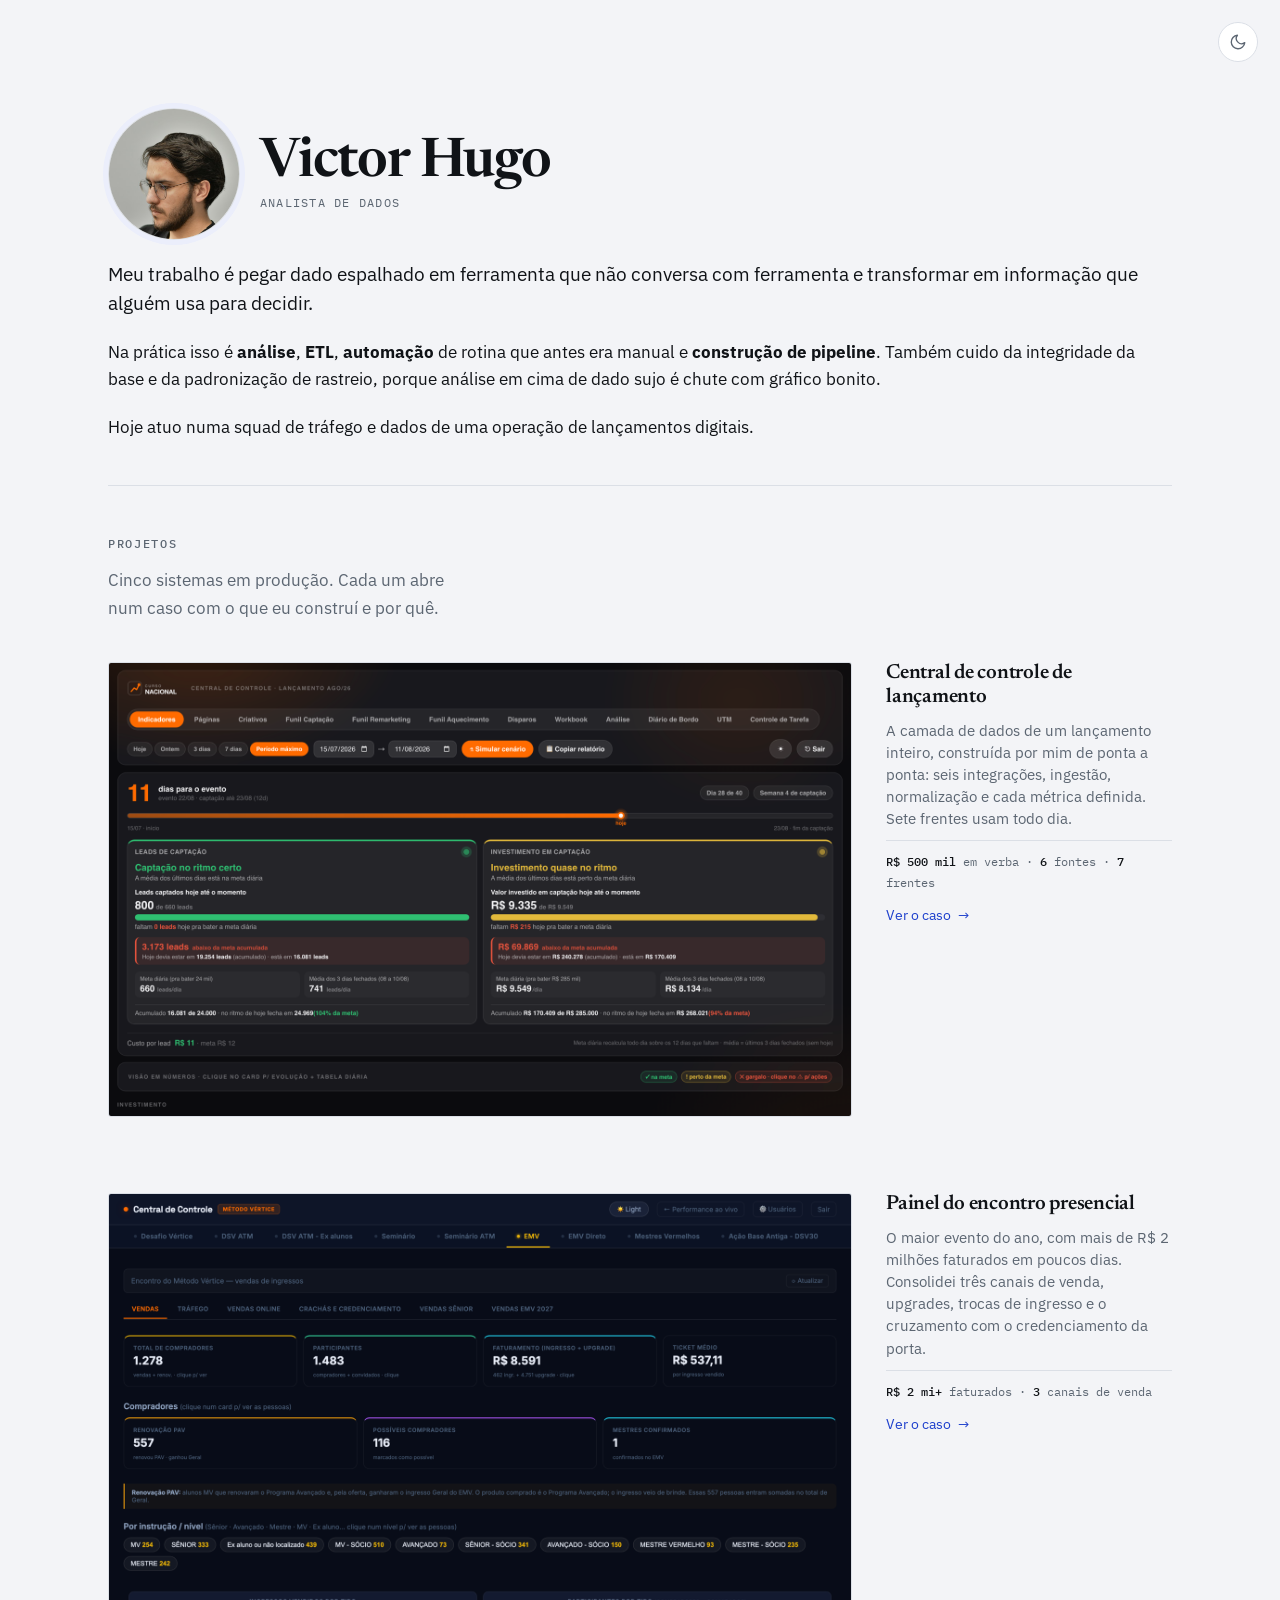
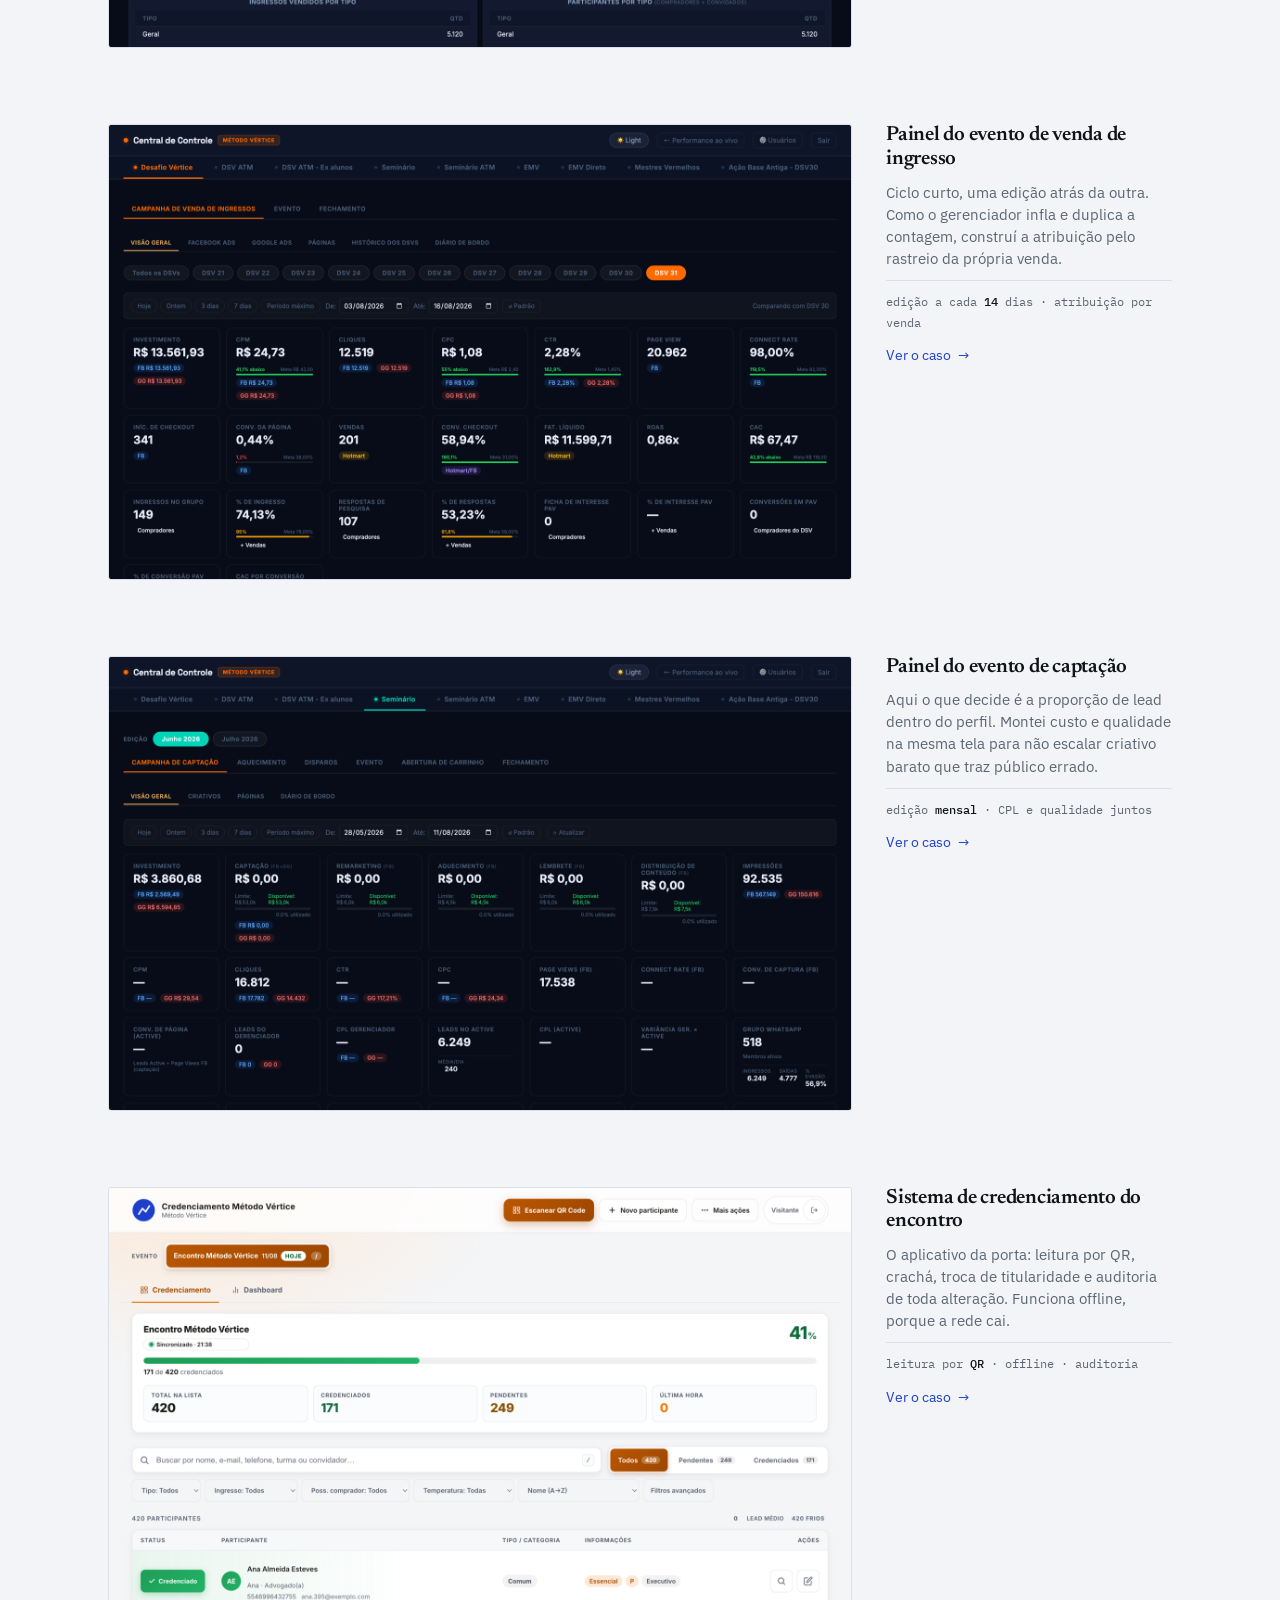
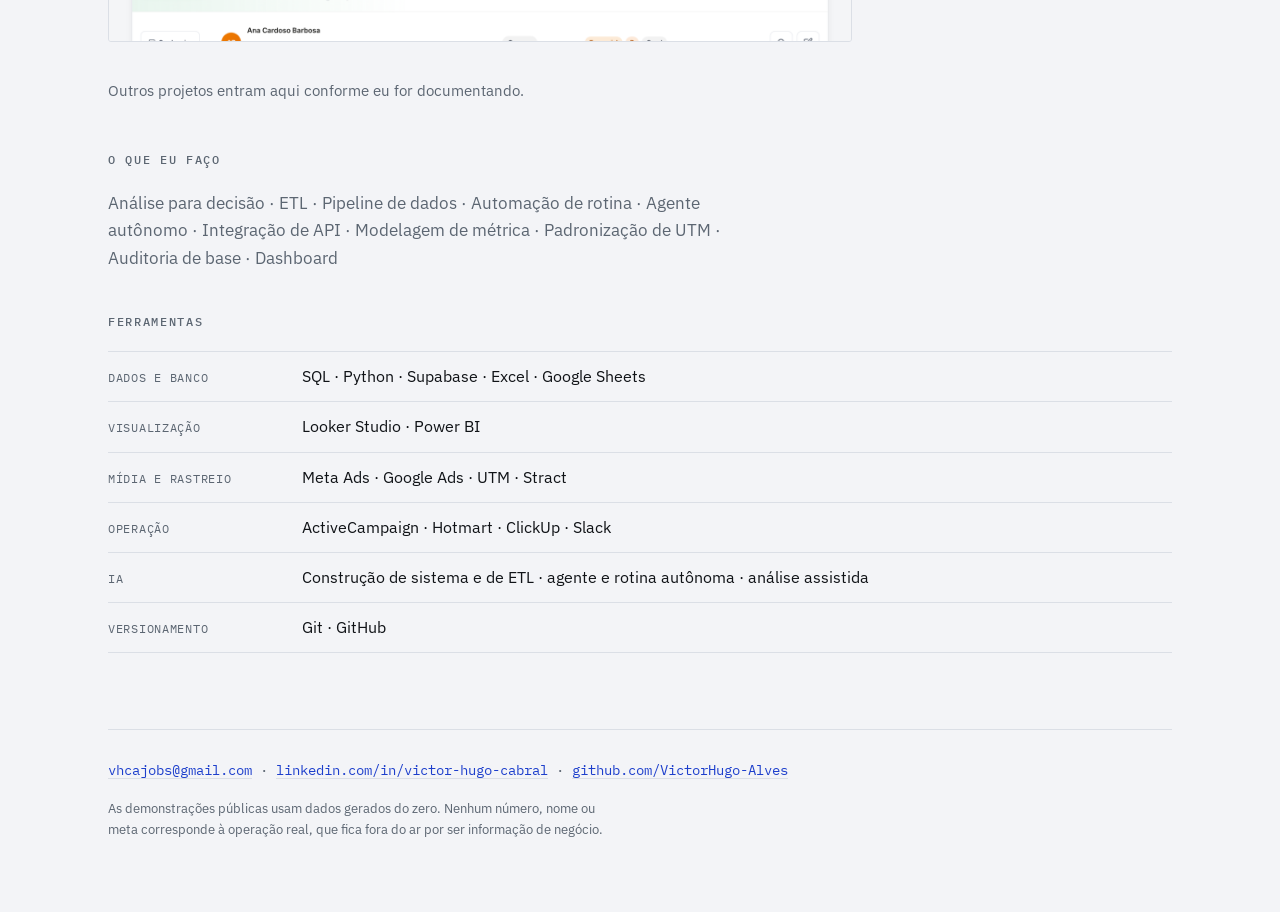
<file: index.html>
<!doctype html>
<html lang="pt-BR">
<head>
<meta charset="utf-8">
<meta name="viewport" content="width=device-width, initial-scale=1">
<title>Victor Hugo · Analista de dados</title>
<meta name="description" content="Analista de dados. ETL, automação, pipeline e análise: transformo dado espalhado em informação que alguém usa para decidir.">
<meta name="author" content="Victor Hugo">

<!-- Cartão de pré-visualização: é o que aparece quando o link é colado no
     LinkedIn, no WhatsApp ou no Slack. Precisa de URL absoluta. -->
<meta property="og:type" content="profile">
<meta property="og:url" content="https://victorhugo-alves.github.io/">
<meta property="og:title" content="Victor Hugo · Analista de dados">
<meta property="og:description" content="ETL, automação, pipeline e análise: transformo dado espalhado em informação que alguém usa para decidir.">
<meta property="og:image" content="https://victorhugo-alves.github.io/img/painel-captacao.png">
<meta name="twitter:card" content="summary_large_image">

<link rel="icon" href="data:image/svg+xml,<svg xmlns='http://www.w3.org/2000/svg' viewBox='0 0 32 32'><rect width='32' height='32' rx='7' fill='%231D3FCC'/><path d='M7 22 L13 13 L18 18 L25 9' stroke='white' stroke-width='2.6' fill='none' stroke-linecap='round' stroke-linejoin='round'/></svg>">

<link rel="preconnect" href="https://fonts.googleapis.com">
<link rel="preconnect" href="https://fonts.gstatic.com" crossorigin>
<link href="https://fonts.googleapis.com/css2?family=Newsreader:opsz,wght@6..72,500;6..72,600&family=IBM+Plex+Mono:wght@400;500&family=IBM+Plex+Sans:wght@400;500&display=swap" rel="stylesheet">
<script src="./tema.js"></script>
<link rel="stylesheet" href="./styles.css">
</head>
<body>

<a class="pular" href="#casos">Pular para os projetos</a>

<div class="folha">

  <header class="topo">
    <div class="topo-texto">
      <div class="topo-id">
        <img class="avatar" src="./img/victor.jpg" width="512" height="512"
             loading="eager" decoding="async"
             alt="Retrato de Victor Hugo, de óculos, olhando para a tela.">
        <div>
          <h1>Victor&nbsp;Hugo</h1>
          <p class="papel">Analista de dados</p>
        </div>
      </div>

      <p class="posicao">
        Meu trabalho é pegar dado espalhado em ferramenta que não conversa com
        ferramenta e transformar em informação que alguém usa para decidir.
      </p>
      <p>
        Na prática isso é <strong>análise</strong>, <strong>ETL</strong>,
        <strong>automação</strong> de rotina que antes era manual e
        <strong>construção de pipeline</strong>. Também cuido da integridade da
        base e da padronização de rastreio, porque análise em cima de dado sujo é
        chute com gráfico bonito.
      </p>
      <p>
        Hoje atuo numa squad de tráfego e dados de uma operação de lançamentos
        digitais.
      </p>
    </div>
  </header>

  <main class="bloco" id="casos">
    <h2 class="secao">Projetos</h2>

    <p class="corrido intro">
      Cinco sistemas em produção. Cada um abre num caso com o que eu
      construí e por quê.
    </p>

    <div class="obras">

      <a class="obra" href="./casos/painel-captacao.html">
        <span class="obra-tela">
          <img src="./img/painel-captacao.png" width="1600" height="977" loading="eager" decoding="async" alt="Painel de captação com contagem regressiva e cartões de ritmo de leads e investimento.">
        </span>
        <span class="obra-texto">
          <span class="obra-titulo">Central de controle de lançamento</span>
          <span class="obra-resumo">A camada de dados de um lançamento inteiro, construída por mim de ponta a ponta: seis integrações, ingestão, normalização e cada métrica definida. Sete frentes usam todo dia.</span>
          <span class="obra-fatos"><b>R$ 500 mil</b> em verba · <b>6</b> fontes · <b>7</b> frentes</span>
          <span class="obra-acao">Ver o caso <span class="seta" aria-hidden="true">&#8594;</span></span>
        </span>
      </a>

      <a class="obra" href="./casos/encontro-presencial.html">
        <span class="obra-tela">
          <img src="./img/emv.png" width="1600" height="977" loading="lazy" decoding="async" alt="Painel do encontro presencial com vendas de ingresso, participantes e ticket médio.">
        </span>
        <span class="obra-texto">
          <span class="obra-titulo">Painel do encontro presencial</span>
          <span class="obra-resumo">O maior evento do ano, com mais de R$ 2 milhões faturados em poucos dias. Consolidei três canais de venda, upgrades, trocas de ingresso e o cruzamento com o credenciamento da porta.</span>
          <span class="obra-fatos"><b>R$ 2 mi+</b> faturados · <b>3</b> canais de venda</span>
          <span class="obra-acao">Ver o caso <span class="seta" aria-hidden="true">&#8594;</span></span>
        </span>
      </a>

      <a class="obra" href="./casos/desafio-vertice.html">
        <span class="obra-tela">
          <img src="./img/dsv.png" width="1600" height="977" loading="lazy" decoding="async" alt="Painel do evento de venda de ingresso com funil de mídia e checkout.">
        </span>
        <span class="obra-texto">
          <span class="obra-titulo">Painel do evento de venda de ingresso</span>
          <span class="obra-resumo">Ciclo curto, uma edição atrás da outra. Como o gerenciador infla e duplica a contagem, construí a atribuição pelo rastreio da própria venda.</span>
          <span class="obra-fatos">edição a cada <b>14</b> dias · atribuição por venda</span>
          <span class="obra-acao">Ver o caso <span class="seta" aria-hidden="true">&#8594;</span></span>
        </span>
      </a>

      <a class="obra" href="./casos/seminario.html">
        <span class="obra-tela">
          <img src="./img/seminario.png" width="1600" height="977" loading="lazy" decoding="async" alt="Painel do evento de captação com tráfego, leads e páginas.">
        </span>
        <span class="obra-texto">
          <span class="obra-titulo">Painel do evento de captação</span>
          <span class="obra-resumo">Aqui o que decide é a proporção de lead dentro do perfil. Montei custo e qualidade na mesma tela para não escalar criativo barato que traz público errado.</span>
          <span class="obra-fatos">edição <b>mensal</b> · CPL e qualidade juntos</span>
          <span class="obra-acao">Ver o caso <span class="seta" aria-hidden="true">&#8594;</span></span>
        </span>
      </a>

      <a class="obra" href="./casos/credenciamento.html">
        <span class="obra-tela">
          <img src="./img/credenciamento.png" width="1600" height="977" loading="lazy" decoding="async" alt="Aplicativo de credenciamento com lista de participantes e botão de credenciar.">
        </span>
        <span class="obra-texto">
          <span class="obra-titulo">Sistema de credenciamento do encontro</span>
          <span class="obra-resumo">O aplicativo da porta: leitura por QR, crachá, troca de titularidade e auditoria de toda alteração. Funciona offline, porque a rede cai.</span>
          <span class="obra-fatos">leitura por <b>QR</b> · offline · auditoria</span>
          <span class="obra-acao">Ver o caso <span class="seta" aria-hidden="true">&#8594;</span></span>
        </span>
      </a>

    </div>

    <p class="proximos">
      Outros projetos entram aqui conforme eu for documentando.
    </p>
  </main>

  <!-- Depois dos projetos de propósito: isto aqui é referência, quem chega
       procurando trabalho meu quer ver o trabalho antes da lista de ferramenta. -->
  <section class="bloco" id="ferramentas">
    <h2 class="secao">O que eu faço</h2>
    <p class="corrido">
      Análise para decisão · ETL · Pipeline de dados · Automação de rotina ·
      Agente autônomo · Integração de API · Modelagem de métrica · Padronização
      de UTM · Auditoria de base · Dashboard
    </p>

    <h2 class="secao secao-2">Ferramentas</h2>
    <dl class="ferramentas">
      <div>
        <dt>Dados e banco</dt>
        <dd>SQL · Python · Supabase · Excel · Google Sheets</dd>
      </div>
      <div>
        <dt>Visualização</dt>
        <dd>Looker Studio · Power BI</dd>
      </div>
      <div>
        <dt>Mídia e rastreio</dt>
        <dd>Meta Ads · Google Ads · UTM · Stract</dd>
      </div>
      <div>
        <dt>Operação</dt>
        <dd>ActiveCampaign · Hotmart · ClickUp · Slack</dd>
      </div>
      <div>
        <dt>IA</dt>
        <dd>Construção de sistema e de ETL · agente e rotina autônoma · análise assistida</dd>
      </div>
      <div>
        <dt>Versionamento</dt>
        <dd>Git · GitHub</dd>
      </div>
    </dl>
  </section>

  <footer class="rodape">
    <p class="contatos">
      <a href="mailto:vhcajobs@gmail.com">vhcajobs@gmail.com</a> ·
      <a href="https://www.linkedin.com/in/victor-hugo-cabral/">linkedin.com/in/victor-hugo-cabral</a> ·
      <a href="https://github.com/VictorHugo-Alves">github.com/VictorHugo-Alves</a>
    </p>
    <p class="nota">
      As demonstrações públicas usam dados gerados do zero. Nenhum número, nome ou
      meta corresponde à operação real, que fica fora do ar por ser informação de
      negócio.
    </p>
  </footer>

</div>
</body>
</html>
</file>
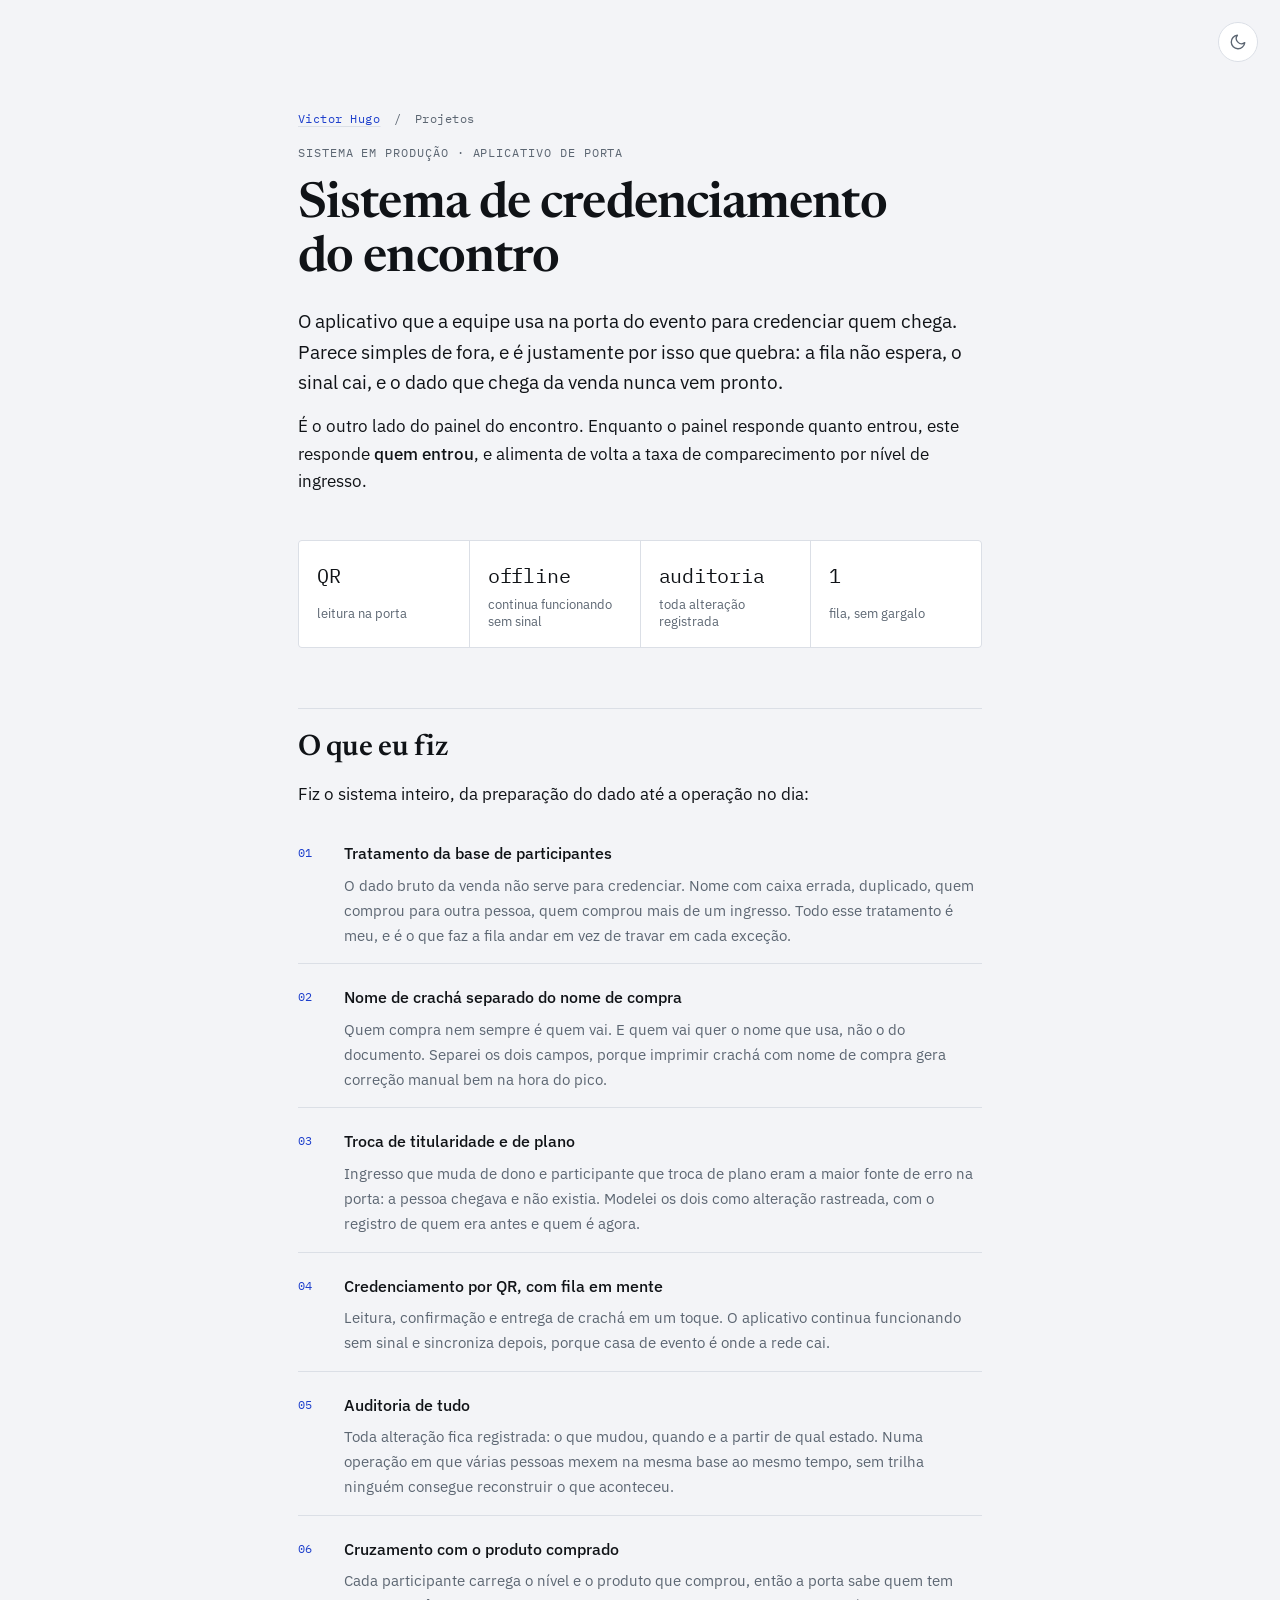
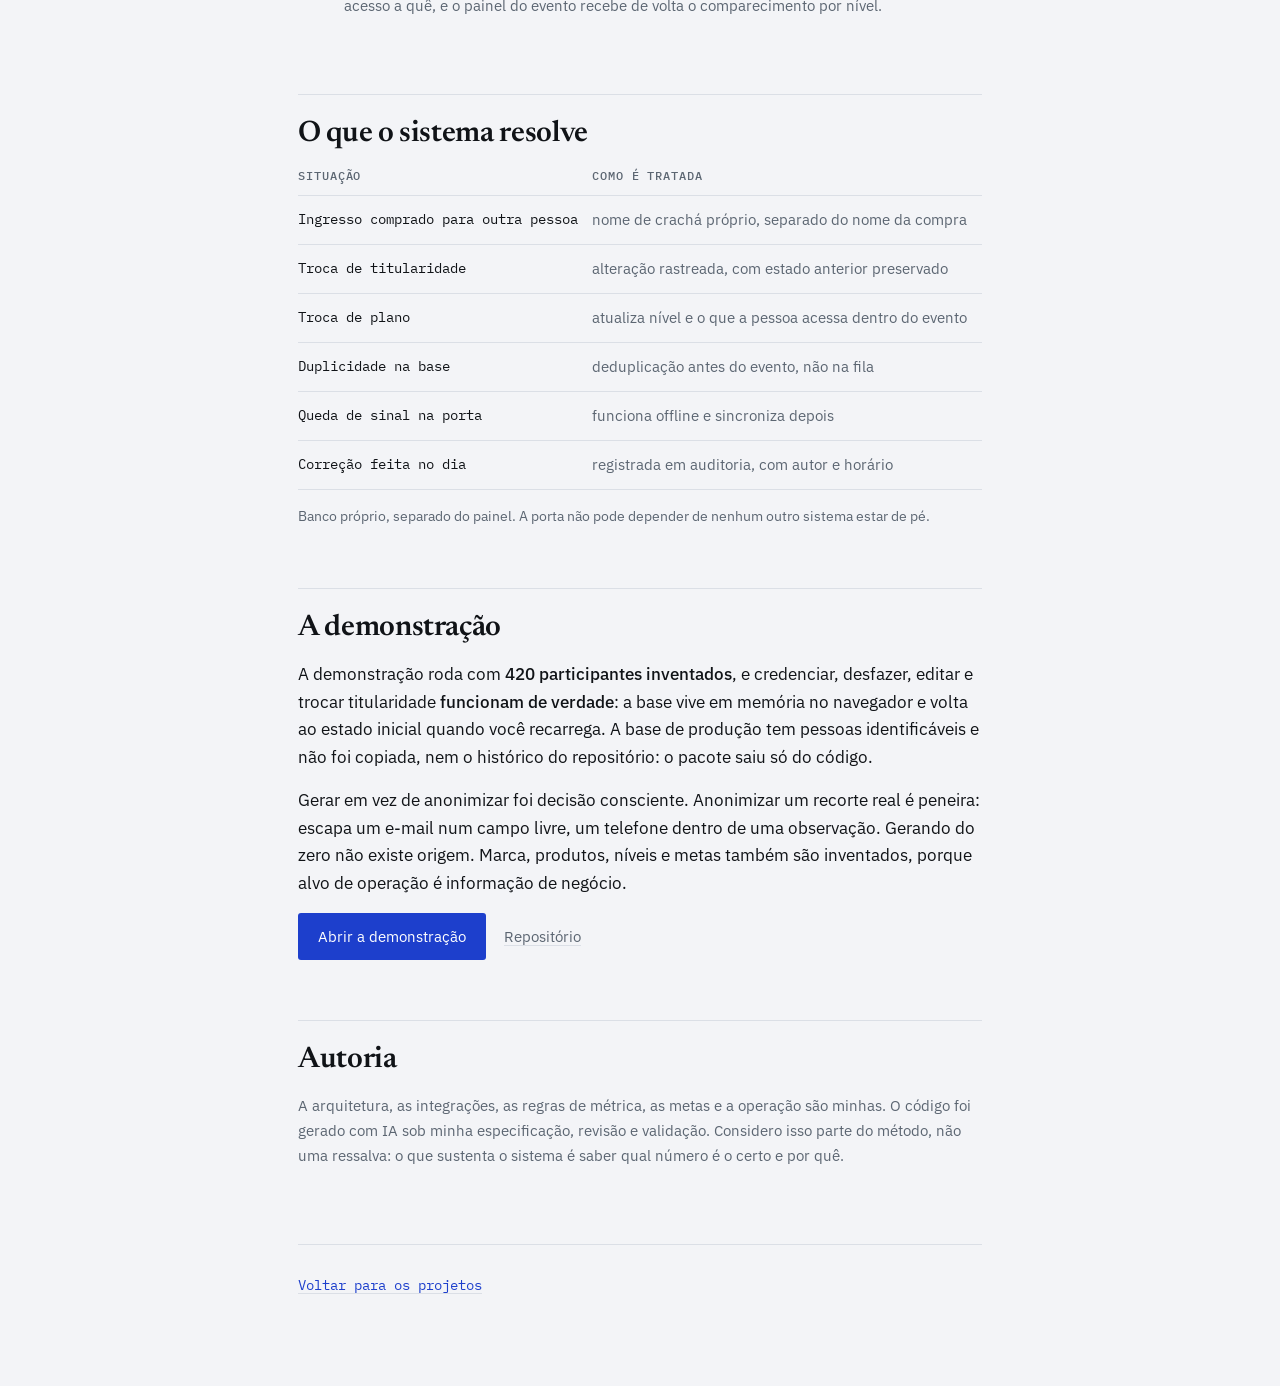
<file: casos/credenciamento.html>
<!doctype html>
<html lang="pt-BR">
<head>
<meta charset="utf-8">
<meta name="viewport" content="width=device-width, initial-scale=1">
<title>Sistema de credenciamento do encontro · Victor Hugo</title>
<meta name="description" content="Aplicativo de credenciamento por QR do maior evento presencial: fila da porta, crachá, troca de titularidade e auditoria de tudo que foi alterado.">
<meta property="og:type" content="article">
<meta property="og:url" content="https://victorhugo-alves.github.io/casos/credenciamento.html">
<meta property="og:title" content="Sistema de credenciamento do encontro">
<meta property="og:description" content="Aplicativo de credenciamento por QR do maior evento presencial: fila da porta, crachá, troca de titularidade e auditoria de tudo que foi alterado.">
<meta property="og:image" content="https://victorhugo-alves.github.io/img/emv.png">
<meta name="twitter:card" content="summary_large_image">
<link rel="icon" href="data:image/svg+xml,<svg xmlns='http://www.w3.org/2000/svg' viewBox='0 0 32 32'><rect width='32' height='32' rx='7' fill='%231D3FCC'/><path d='M7 22 L13 13 L18 18 L25 9' stroke='white' stroke-width='2.6' fill='none' stroke-linecap='round' stroke-linejoin='round'/></svg>">
<link rel="preconnect" href="https://fonts.googleapis.com">
<link rel="preconnect" href="https://fonts.gstatic.com" crossorigin>
<link href="https://fonts.googleapis.com/css2?family=Newsreader:opsz,wght@6..72,500;6..72,600&family=IBM+Plex+Mono:wght@400;500&family=IBM+Plex+Sans:wght@400;500&display=swap" rel="stylesheet">
<script src="../tema.js"></script>
<link rel="stylesheet" href="../styles.css">
</head>
<body>
<div class="folha folha-caso">

  <p class="voltar"><a href="../">Victor Hugo</a> <span aria-hidden="true">/</span> Projetos</p>

  <header class="caso-topo">
    <p class="eyebrow">Sistema em produção · aplicativo de porta</p>
    <h1>Sistema de credenciamento do encontro</h1>
    <p class="lead">O aplicativo que a equipe usa na porta do evento para credenciar quem chega. Parece simples de fora, e é justamente por isso que quebra: a fila não espera, o sinal cai, e o dado que chega da venda nunca vem pronto.</p>
    <p>É o outro lado do painel do encontro. Enquanto o painel responde quanto entrou, este responde <strong>quem entrou</strong>, e alimenta de volta a taxa de comparecimento por nível de ingresso.</p>
  </header>

  <section class="numeros" aria-label="Escala do projeto">
    <div><span class="num">QR</span><span class="rot">leitura na porta</span></div>
    <div><span class="num">offline</span><span class="rot">continua funcionando sem sinal</span></div>
    <div><span class="num">auditoria</span><span class="rot">toda alteração registrada</span></div>
    <div><span class="num">1</span><span class="rot">fila, sem gargalo</span></div>
  </section>

  <section>
    <h2>O que eu fiz</h2>
    <p>Fiz o sistema inteiro, da preparação do dado até a operação no dia:</p>
    <ol class="etapas">
      <li>
        <h3>Tratamento da base de participantes</h3>
        <p>O dado bruto da venda não serve para credenciar. Nome com caixa errada, duplicado, quem comprou para outra pessoa, quem comprou mais de um ingresso. Todo esse tratamento é meu, e é o que faz a fila andar em vez de travar em cada exceção.</p>
      </li>
      <li>
        <h3>Nome de crachá separado do nome de compra</h3>
        <p>Quem compra nem sempre é quem vai. E quem vai quer o nome que usa, não o do documento. Separei os dois campos, porque imprimir crachá com nome de compra gera correção manual bem na hora do pico.</p>
      </li>
      <li>
        <h3>Troca de titularidade e de plano</h3>
        <p>Ingresso que muda de dono e participante que troca de plano eram a maior fonte de erro na porta: a pessoa chegava e não existia. Modelei os dois como alteração rastreada, com o registro de quem era antes e quem é agora.</p>
      </li>
      <li>
        <h3>Credenciamento por QR, com fila em mente</h3>
        <p>Leitura, confirmação e entrega de crachá em um toque. O aplicativo continua funcionando sem sinal e sincroniza depois, porque casa de evento é onde a rede cai.</p>
      </li>
      <li>
        <h3>Auditoria de tudo</h3>
        <p>Toda alteração fica registrada: o que mudou, quando e a partir de qual estado. Numa operação em que várias pessoas mexem na mesma base ao mesmo tempo, sem trilha ninguém consegue reconstruir o que aconteceu.</p>
      </li>
      <li>
        <h3>Cruzamento com o produto comprado</h3>
        <p>Cada participante carrega o nível e o produto que comprou, então a porta sabe quem tem acesso a quê, e o painel do evento recebe de volta o comparecimento por nível.</p>
      </li>
    </ol>
  </section>

  <section>
    <h2>O que o sistema resolve</h2>
    <table class="tabela">
      <thead><tr><th>Situação</th><th>Como é tratada</th></tr></thead>
      <tbody>
        <tr><td>Ingresso comprado para outra pessoa</td><td>nome de crachá próprio, separado do nome da compra</td></tr>
        <tr><td>Troca de titularidade</td><td>alteração rastreada, com estado anterior preservado</td></tr>
        <tr><td>Troca de plano</td><td>atualiza nível e o que a pessoa acessa dentro do evento</td></tr>
        <tr><td>Duplicidade na base</td><td>deduplicação antes do evento, não na fila</td></tr>
        <tr><td>Queda de sinal na porta</td><td>funciona offline e sincroniza depois</td></tr>
        <tr><td>Correção feita no dia</td><td>registrada em auditoria, com autor e horário</td></tr>
      </tbody>
    </table>
    <p class="obs">Banco próprio, separado do painel. A porta não pode depender de nenhum outro sistema estar de pé.</p>
  </section>

  <section>
    <h2>A demonstração</h2>
    <p>A demonstração roda com <strong>420 participantes inventados</strong>, e credenciar, desfazer, editar e trocar titularidade <strong>funcionam de verdade</strong>: a base vive em memória no navegador e volta ao estado inicial quando você recarrega. A base de produção tem pessoas identificáveis e não foi copiada, nem o histórico do repositório: o pacote saiu só do código.</p>
    <p>
      Gerar em vez de anonimizar foi decisão consciente. Anonimizar um recorte real é
      peneira: escapa um e-mail num campo livre, um telefone dentro de uma observação.
      Gerando do zero não existe origem. Marca, produtos, níveis e metas também são
      inventados, porque alvo de operação é informação de negócio.
    </p>
    <p class="links">
      <a class="botao" href="https://victorhugo-alves.github.io/credenciamento-case/">Abrir a demonstração</a>
      <a class="link-sec" href="https://github.com/VictorHugo-Alves/credenciamento-case">Repositório</a>
    </p>
  </section>

  <section class="autoria">
    <h2>Autoria</h2>
    <p>
      A arquitetura, as integrações, as regras de métrica, as metas e a operação são
      minhas. O código foi gerado com IA sob minha especificação, revisão e validação.
      Considero isso parte do método, não uma ressalva: o que sustenta o sistema é
      saber qual número é o certo e por quê.
    </p>
  </section>

  <footer class="rodape"><p><a href="../">Voltar para os projetos</a></p></footer>
</div>
</body>
</html>
</file>
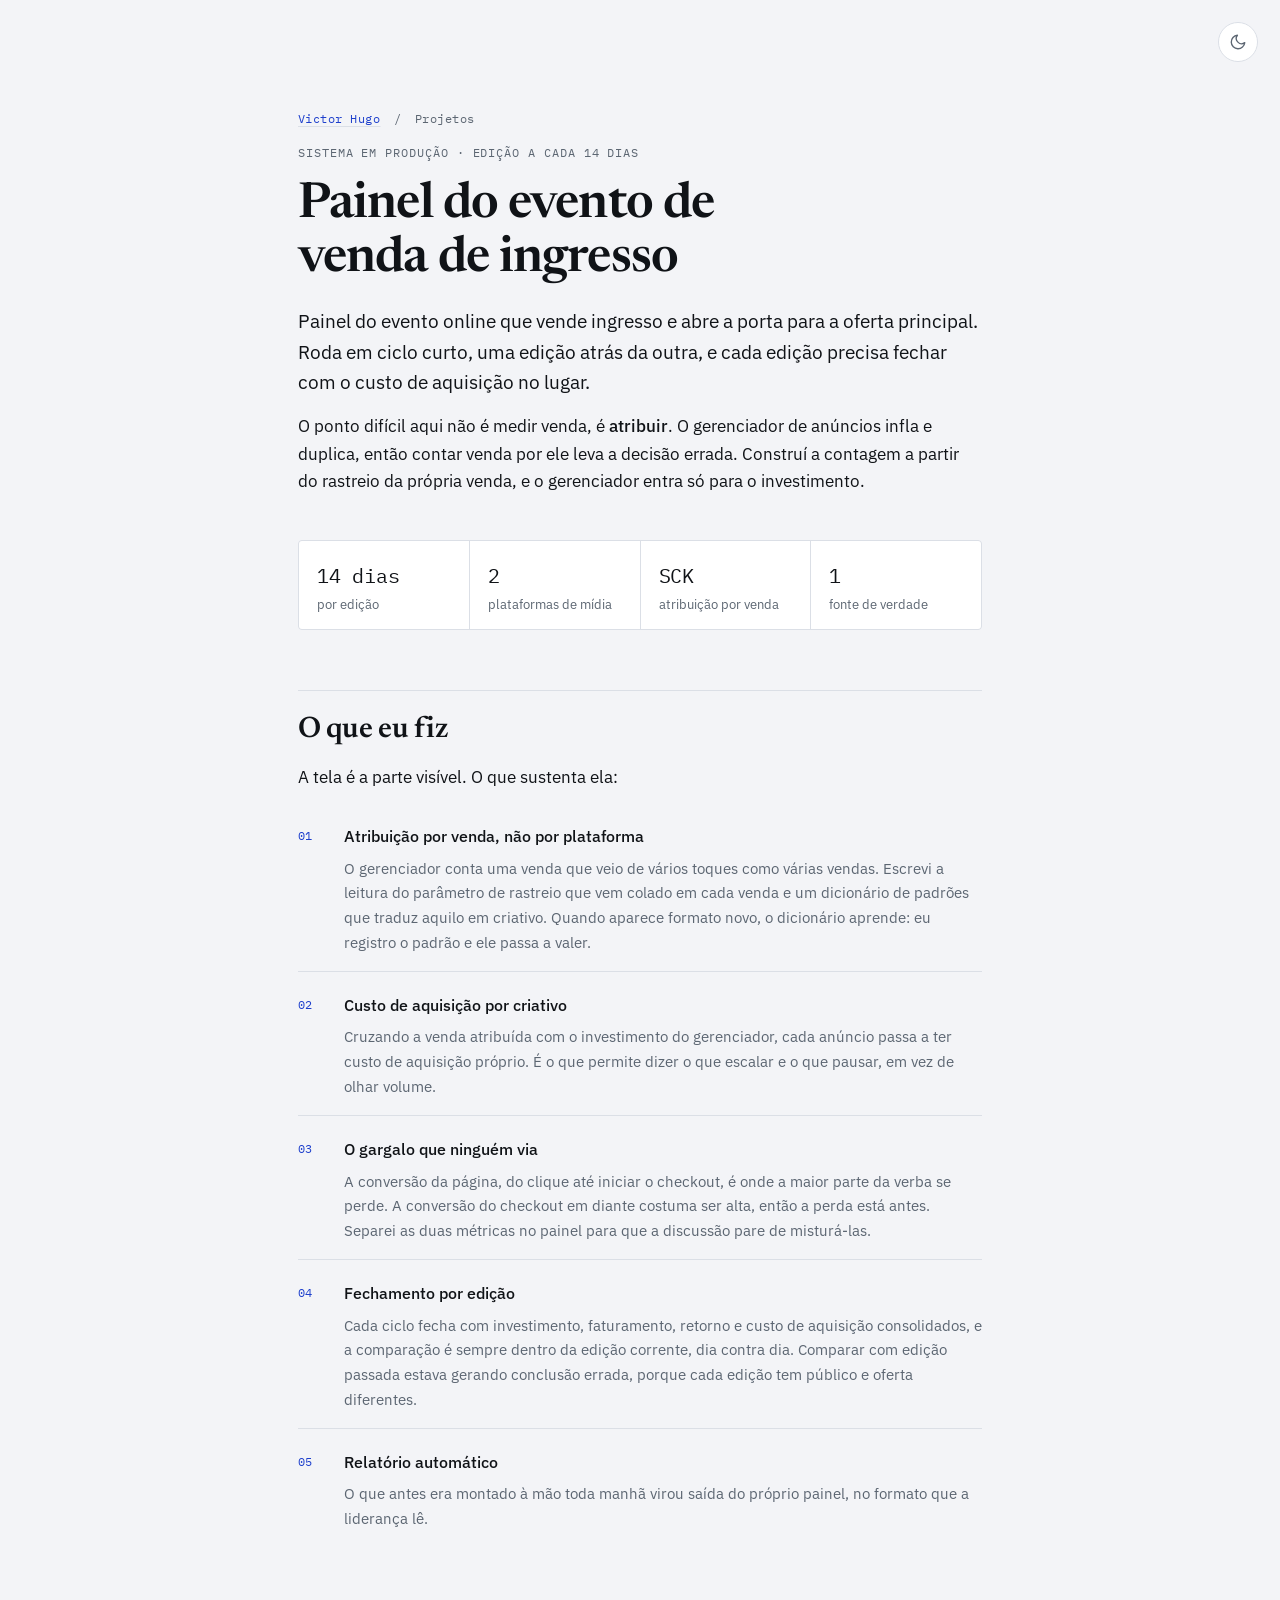
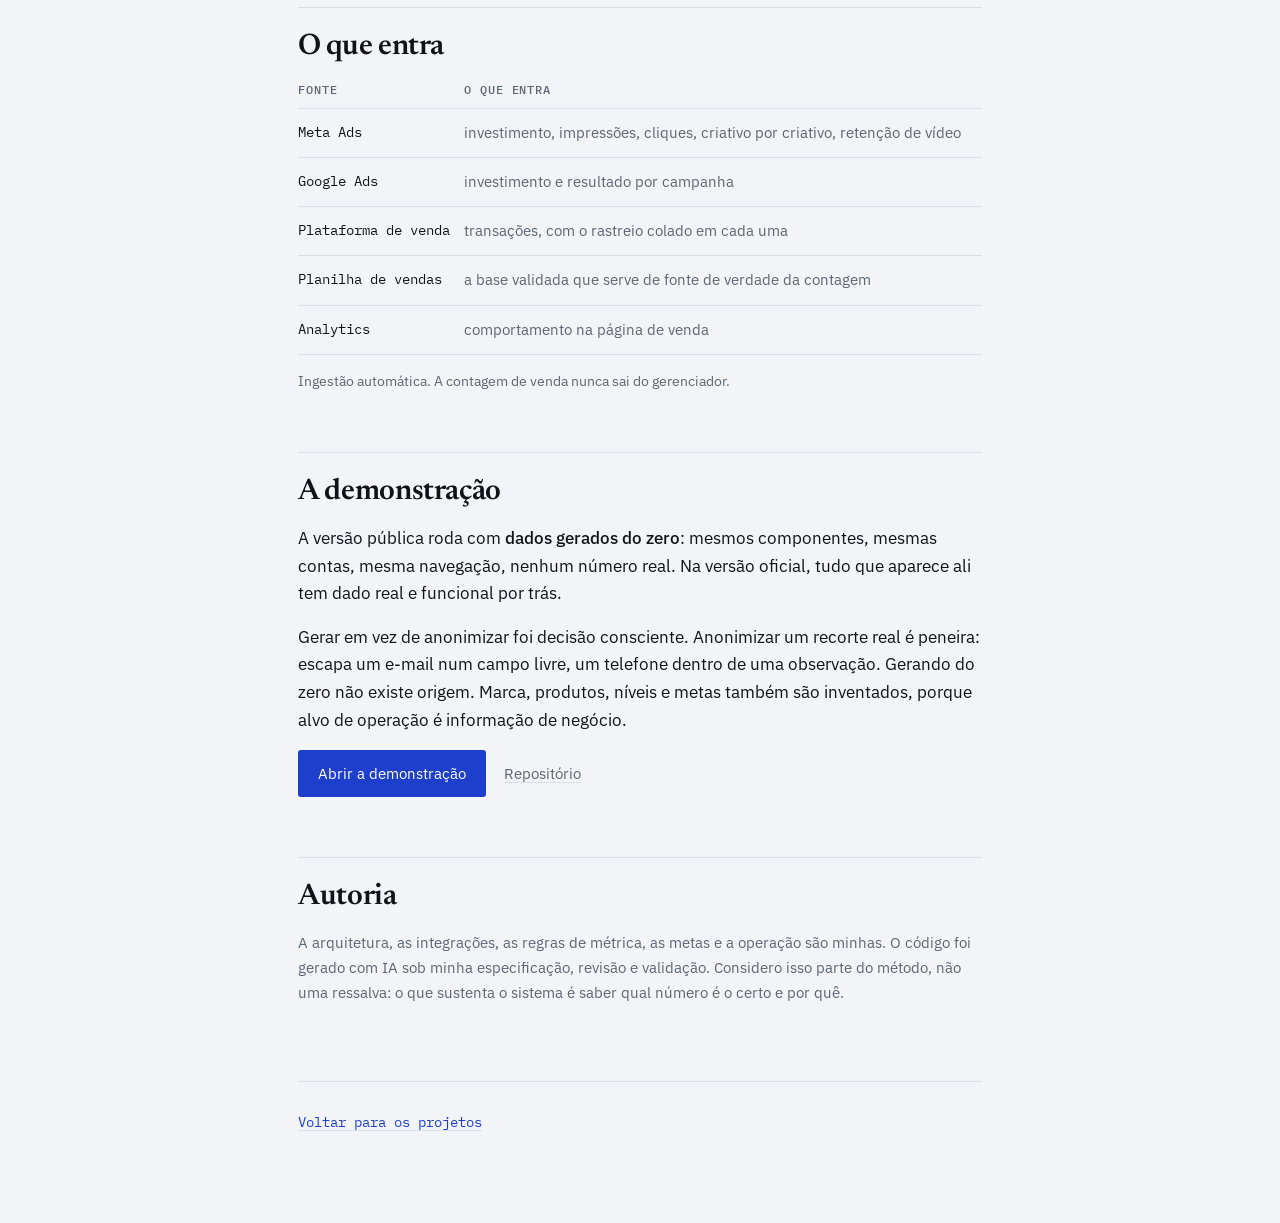
<file: casos/desafio-vertice.html>
<!doctype html>
<html lang="pt-BR">
<head>
<meta charset="utf-8">
<meta name="viewport" content="width=device-width, initial-scale=1">
<title>Painel do evento de venda de ingresso · Victor Hugo</title>
<meta name="description" content="Painel de um evento online de venda de ingresso, com funil de mídia, checkout, criativos por venda real e fechamento por edição.">
<meta property="og:type" content="article">
<meta property="og:url" content="https://victorhugo-alves.github.io/casos/desafio-vertice.html">
<meta property="og:title" content="Painel do evento de venda de ingresso">
<meta property="og:description" content="Painel de um evento online de venda de ingresso, com funil de mídia, checkout, criativos por venda real e fechamento por edição.">
<meta property="og:image" content="https://victorhugo-alves.github.io/img/dsv.png">
<meta name="twitter:card" content="summary_large_image">
<link rel="icon" href="data:image/svg+xml,<svg xmlns='http://www.w3.org/2000/svg' viewBox='0 0 32 32'><rect width='32' height='32' rx='7' fill='%231D3FCC'/><path d='M7 22 L13 13 L18 18 L25 9' stroke='white' stroke-width='2.6' fill='none' stroke-linecap='round' stroke-linejoin='round'/></svg>">
<link rel="preconnect" href="https://fonts.googleapis.com">
<link rel="preconnect" href="https://fonts.gstatic.com" crossorigin>
<link href="https://fonts.googleapis.com/css2?family=Newsreader:opsz,wght@6..72,500;6..72,600&family=IBM+Plex+Mono:wght@400;500&family=IBM+Plex+Sans:wght@400;500&display=swap" rel="stylesheet">
<script src="../tema.js"></script>
<link rel="stylesheet" href="../styles.css">
</head>
<body>
<div class="folha folha-caso">

  <p class="voltar"><a href="../">Victor Hugo</a> <span aria-hidden="true">/</span> Projetos</p>

  <header class="caso-topo">
    <p class="eyebrow">Sistema em produção · edição a cada 14 dias</p>
    <h1>Painel do evento de venda de ingresso</h1>
    <p class="lead">Painel do evento online que vende ingresso e abre a porta para a oferta principal. Roda em ciclo curto, uma edição atrás da outra, e cada edição precisa fechar com o custo de aquisição no lugar.</p>
    <p>O ponto difícil aqui não é medir venda, é <strong>atribuir</strong>. O gerenciador de anúncios infla e duplica, então contar venda por ele leva a decisão errada. Construí a contagem a partir do rastreio da própria venda, e o gerenciador entra só para o investimento.</p>
  </header>

  <section class="numeros" aria-label="Escala do projeto">
    <div><span class="num">14 dias</span><span class="rot">por edição</span></div>
    <div><span class="num">2</span><span class="rot">plataformas de mídia</span></div>
    <div><span class="num">SCK</span><span class="rot">atribuição por venda</span></div>
    <div><span class="num">1</span><span class="rot">fonte de verdade</span></div>
  </section>

  <section>
    <h2>O que eu fiz</h2>
    <p>A tela é a parte visível. O que sustenta ela:</p>
    <ol class="etapas">
      <li>
        <h3>Atribuição por venda, não por plataforma</h3>
        <p>O gerenciador conta uma venda que veio de vários toques como várias vendas. Escrevi a leitura do parâmetro de rastreio que vem colado em cada venda e um dicionário de padrões que traduz aquilo em criativo. Quando aparece formato novo, o dicionário aprende: eu registro o padrão e ele passa a valer.</p>
      </li>
      <li>
        <h3>Custo de aquisição por criativo</h3>
        <p>Cruzando a venda atribuída com o investimento do gerenciador, cada anúncio passa a ter custo de aquisição próprio. É o que permite dizer o que escalar e o que pausar, em vez de olhar volume.</p>
      </li>
      <li>
        <h3>O gargalo que ninguém via</h3>
        <p>A conversão da página, do clique até iniciar o checkout, é onde a maior parte da verba se perde. A conversão do checkout em diante costuma ser alta, então a perda está antes. Separei as duas métricas no painel para que a discussão pare de misturá-las.</p>
      </li>
      <li>
        <h3>Fechamento por edição</h3>
        <p>Cada ciclo fecha com investimento, faturamento, retorno e custo de aquisição consolidados, e a comparação é sempre dentro da edição corrente, dia contra dia. Comparar com edição passada estava gerando conclusão errada, porque cada edição tem público e oferta diferentes.</p>
      </li>
      <li>
        <h3>Relatório automático</h3>
        <p>O que antes era montado à mão toda manhã virou saída do próprio painel, no formato que a liderança lê.</p>
      </li>
    </ol>
  </section>

  <section>
    <h2>O que entra</h2>
    <table class="tabela">
      <thead><tr><th>Fonte</th><th>O que entra</th></tr></thead>
      <tbody>
        <tr><td>Meta Ads</td><td>investimento, impressões, cliques, criativo por criativo, retenção de vídeo</td></tr>
        <tr><td>Google Ads</td><td>investimento e resultado por campanha</td></tr>
        <tr><td>Plataforma de venda</td><td>transações, com o rastreio colado em cada uma</td></tr>
        <tr><td>Planilha de vendas</td><td>a base validada que serve de fonte de verdade da contagem</td></tr>
        <tr><td>Analytics</td><td>comportamento na página de venda</td></tr>
      </tbody>
    </table>
    <p class="obs">Ingestão automática. A contagem de venda nunca sai do gerenciador.</p>
  </section>

  <section>
    <h2>A demonstração</h2>
    <p>A versão pública roda com <strong>dados gerados do zero</strong>: mesmos componentes, mesmas contas, mesma navegação, nenhum número real. Na versão oficial, tudo que aparece ali tem dado real e funcional por trás.</p>
    <p>
      Gerar em vez de anonimizar foi decisão consciente. Anonimizar um recorte real é
      peneira: escapa um e-mail num campo livre, um telefone dentro de uma observação.
      Gerando do zero não existe origem. Marca, produtos, níveis e metas também são
      inventados, porque alvo de operação é informação de negócio.
    </p>
    <p class="links">
      <a class="botao" href="https://victorhugo-alves.github.io/dsv-case/">Abrir a demonstração</a>
      <a class="link-sec" href="https://github.com/VictorHugo-Alves/dsv-case">Repositório</a>
    </p>
  </section>

  <section class="autoria">
    <h2>Autoria</h2>
    <p>
      A arquitetura, as integrações, as regras de métrica, as metas e a operação são
      minhas. O código foi gerado com IA sob minha especificação, revisão e validação.
      Considero isso parte do método, não uma ressalva: o que sustenta o sistema é
      saber qual número é o certo e por quê.
    </p>
  </section>

  <footer class="rodape"><p><a href="../">Voltar para os projetos</a></p></footer>
</div>
</body>
</html>
</file>
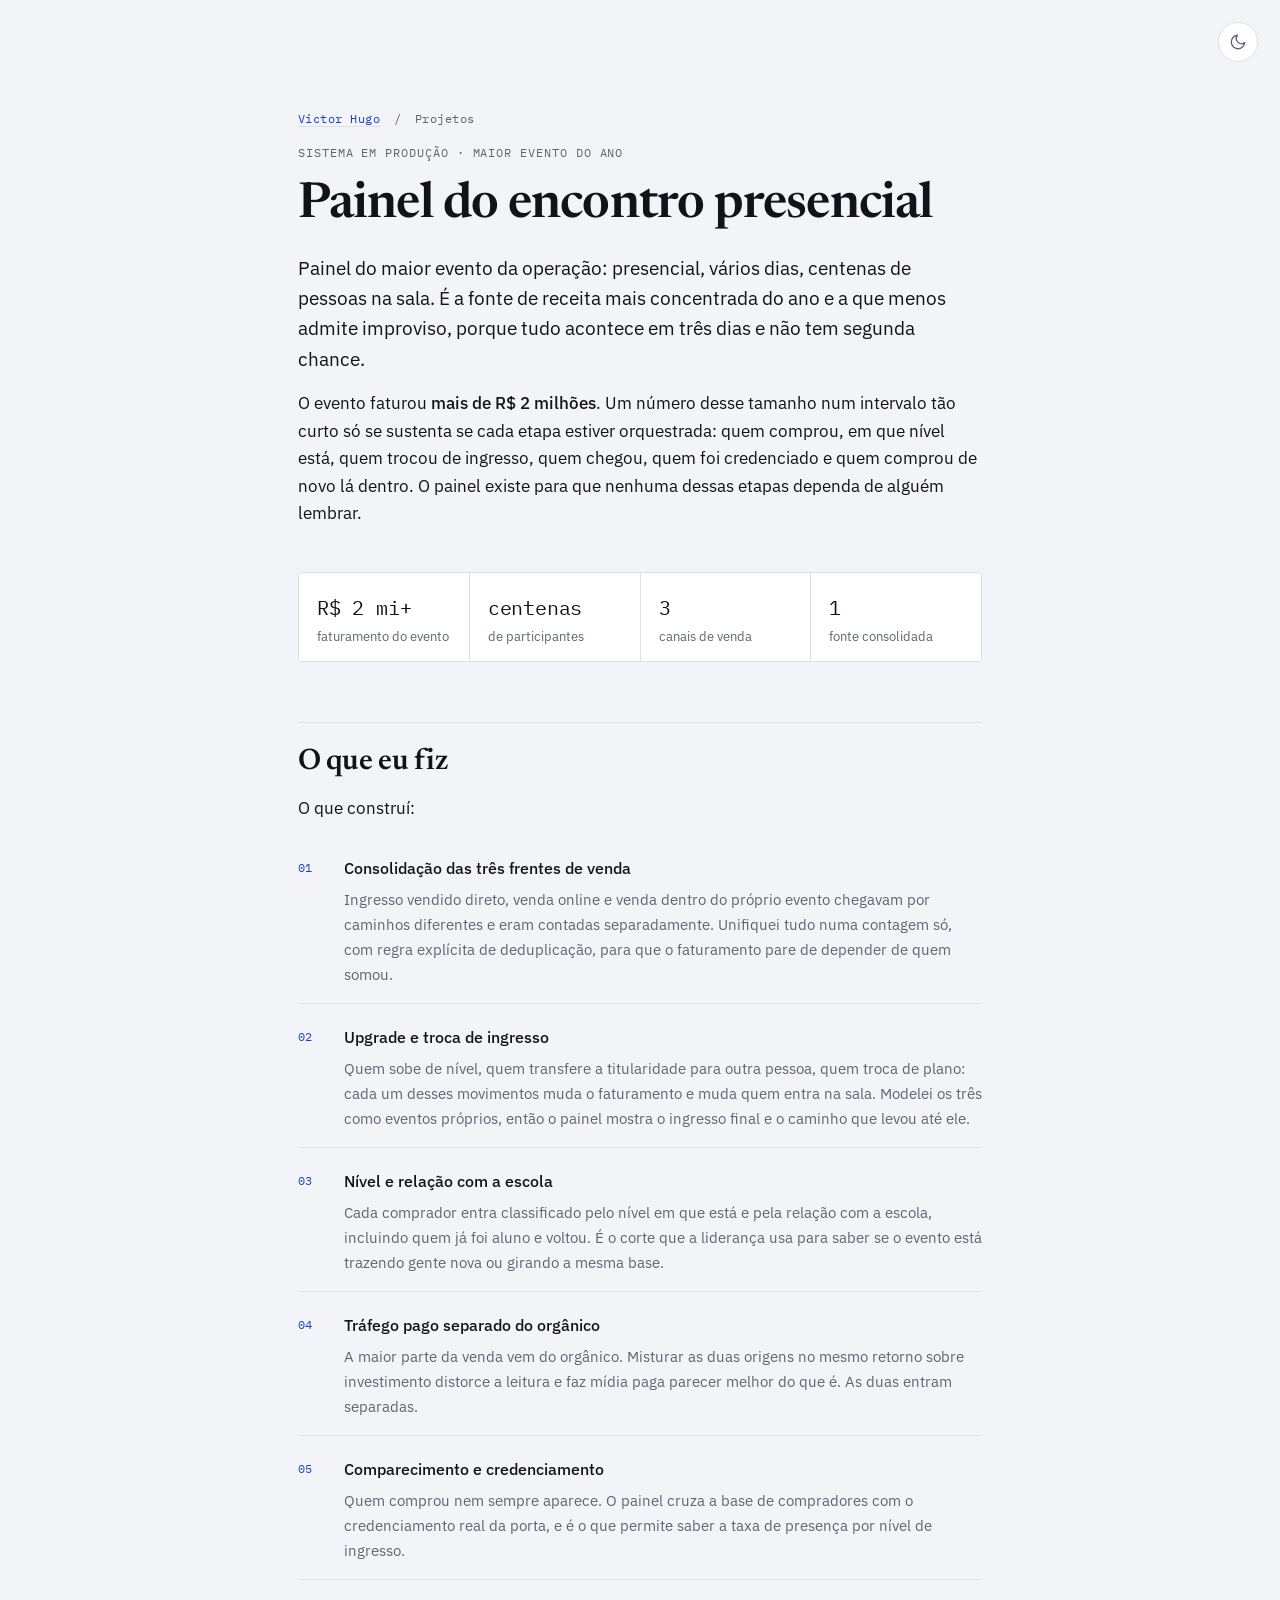
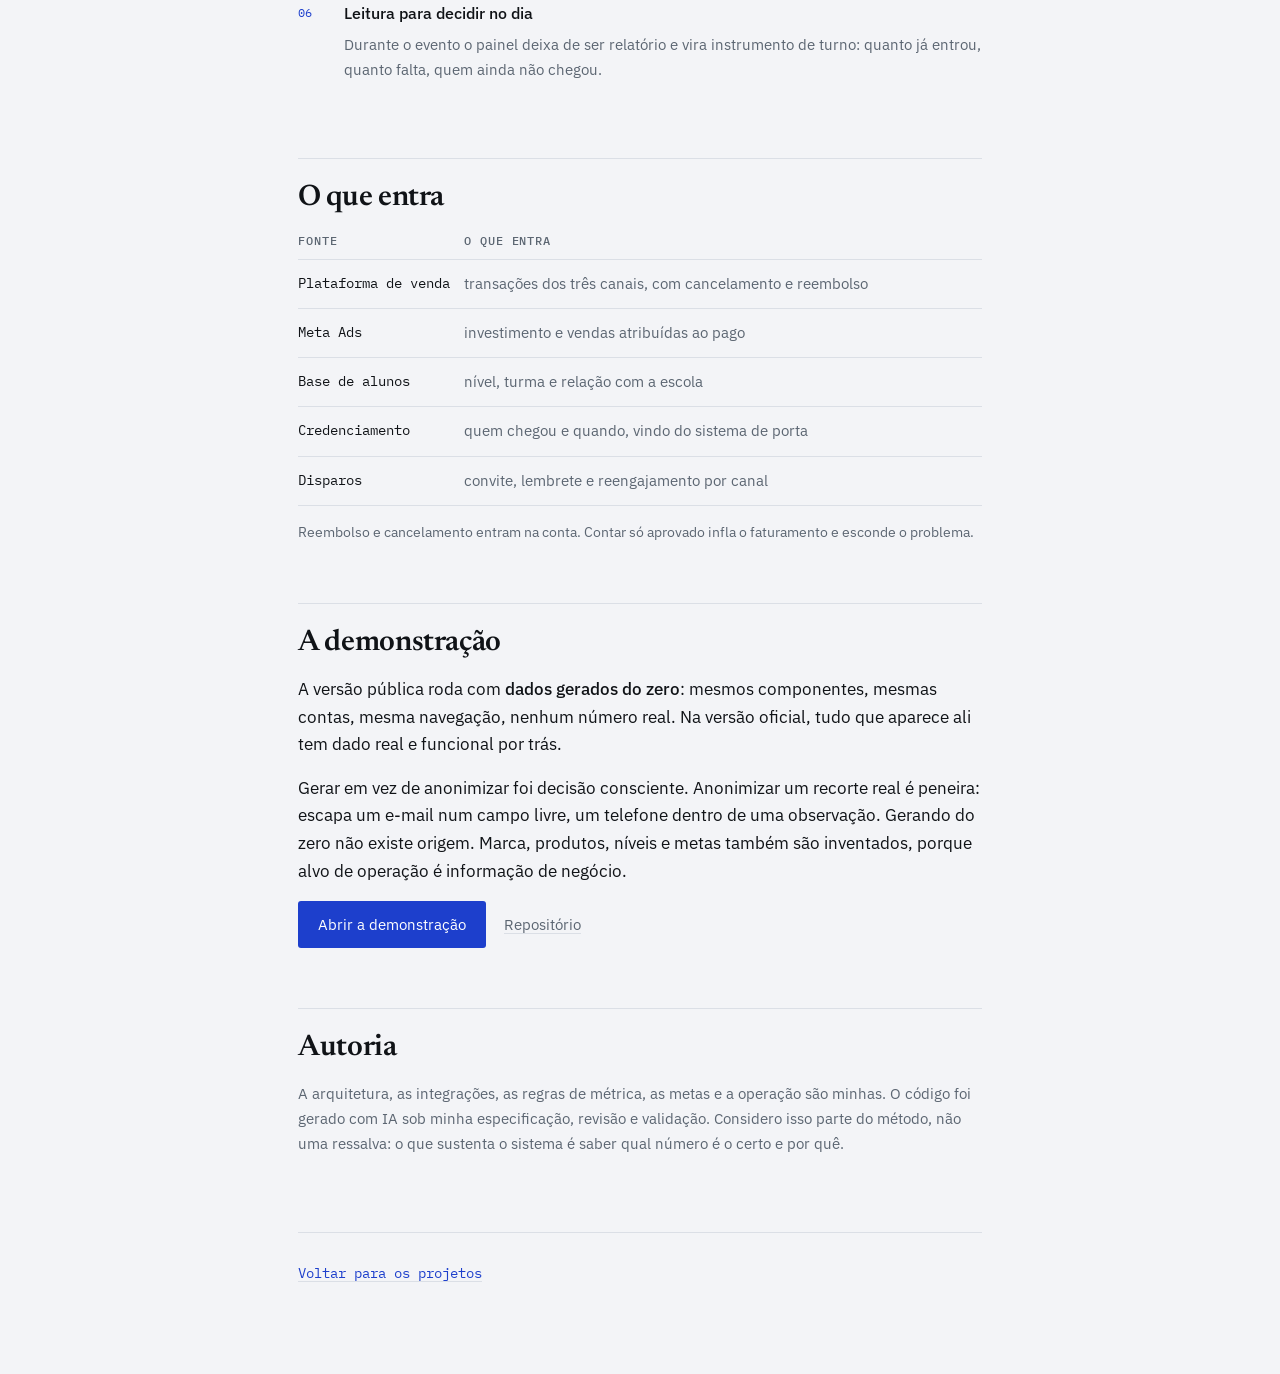
<file: casos/encontro-presencial.html>
<!doctype html>
<html lang="pt-BR">
<head>
<meta charset="utf-8">
<meta name="viewport" content="width=device-width, initial-scale=1">
<title>Painel do encontro presencial · Victor Hugo</title>
<meta name="description" content="Painel do maior evento presencial da operação, com mais de R$ 2 milhões faturados: ingressos, upgrades, tráfego, credenciamento e vendas no evento.">
<meta property="og:type" content="article">
<meta property="og:url" content="https://victorhugo-alves.github.io/casos/encontro-presencial.html">
<meta property="og:title" content="Painel do encontro presencial">
<meta property="og:description" content="Painel do maior evento presencial da operação, com mais de R$ 2 milhões faturados: ingressos, upgrades, tráfego, credenciamento e vendas no evento.">
<meta property="og:image" content="https://victorhugo-alves.github.io/img/emv.png">
<meta name="twitter:card" content="summary_large_image">
<link rel="icon" href="data:image/svg+xml,<svg xmlns='http://www.w3.org/2000/svg' viewBox='0 0 32 32'><rect width='32' height='32' rx='7' fill='%231D3FCC'/><path d='M7 22 L13 13 L18 18 L25 9' stroke='white' stroke-width='2.6' fill='none' stroke-linecap='round' stroke-linejoin='round'/></svg>">
<link rel="preconnect" href="https://fonts.googleapis.com">
<link rel="preconnect" href="https://fonts.gstatic.com" crossorigin>
<link href="https://fonts.googleapis.com/css2?family=Newsreader:opsz,wght@6..72,500;6..72,600&family=IBM+Plex+Mono:wght@400;500&family=IBM+Plex+Sans:wght@400;500&display=swap" rel="stylesheet">
<script src="../tema.js"></script>
<link rel="stylesheet" href="../styles.css">
</head>
<body>
<div class="folha folha-caso">

  <p class="voltar"><a href="../">Victor Hugo</a> <span aria-hidden="true">/</span> Projetos</p>

  <header class="caso-topo">
    <p class="eyebrow">Sistema em produção · maior evento do ano</p>
    <h1>Painel do encontro presencial</h1>
    <p class="lead">Painel do maior evento da operação: presencial, vários dias, centenas de pessoas na sala. É a fonte de receita mais concentrada do ano e a que menos admite improviso, porque tudo acontece em três dias e não tem segunda chance.</p>
    <p>O evento faturou <strong>mais de R$ 2 milhões</strong>. Um número desse tamanho num intervalo tão curto só se sustenta se cada etapa estiver orquestrada: quem comprou, em que nível está, quem trocou de ingresso, quem chegou, quem foi credenciado e quem comprou de novo lá dentro. O painel existe para que nenhuma dessas etapas dependa de alguém lembrar.</p>
  </header>

  <section class="numeros" aria-label="Escala do projeto">
    <div><span class="num">R$ 2 mi+</span><span class="rot">faturamento do evento</span></div>
    <div><span class="num">centenas</span><span class="rot">de participantes</span></div>
    <div><span class="num">3</span><span class="rot">canais de venda</span></div>
    <div><span class="num">1</span><span class="rot">fonte consolidada</span></div>
  </section>

  <section>
    <h2>O que eu fiz</h2>
    <p>O que construí:</p>
    <ol class="etapas">
      <li>
        <h3>Consolidação das três frentes de venda</h3>
        <p>Ingresso vendido direto, venda online e venda dentro do próprio evento chegavam por caminhos diferentes e eram contadas separadamente. Unifiquei tudo numa contagem só, com regra explícita de deduplicação, para que o faturamento pare de depender de quem somou.</p>
      </li>
      <li>
        <h3>Upgrade e troca de ingresso</h3>
        <p>Quem sobe de nível, quem transfere a titularidade para outra pessoa, quem troca de plano: cada um desses movimentos muda o faturamento e muda quem entra na sala. Modelei os três como eventos próprios, então o painel mostra o ingresso final e o caminho que levou até ele.</p>
      </li>
      <li>
        <h3>Nível e relação com a escola</h3>
        <p>Cada comprador entra classificado pelo nível em que está e pela relação com a escola, incluindo quem já foi aluno e voltou. É o corte que a liderança usa para saber se o evento está trazendo gente nova ou girando a mesma base.</p>
      </li>
      <li>
        <h3>Tráfego pago separado do orgânico</h3>
        <p>A maior parte da venda vem do orgânico. Misturar as duas origens no mesmo retorno sobre investimento distorce a leitura e faz mídia paga parecer melhor do que é. As duas entram separadas.</p>
      </li>
      <li>
        <h3>Comparecimento e credenciamento</h3>
        <p>Quem comprou nem sempre aparece. O painel cruza a base de compradores com o credenciamento real da porta, e é o que permite saber a taxa de presença por nível de ingresso.</p>
      </li>
      <li>
        <h3>Leitura para decidir no dia</h3>
        <p>Durante o evento o painel deixa de ser relatório e vira instrumento de turno: quanto já entrou, quanto falta, quem ainda não chegou.</p>
      </li>
    </ol>
  </section>

  <section>
    <h2>O que entra</h2>
    <table class="tabela">
      <thead><tr><th>Fonte</th><th>O que entra</th></tr></thead>
      <tbody>
        <tr><td>Plataforma de venda</td><td>transações dos três canais, com cancelamento e reembolso</td></tr>
        <tr><td>Meta Ads</td><td>investimento e vendas atribuídas ao pago</td></tr>
        <tr><td>Base de alunos</td><td>nível, turma e relação com a escola</td></tr>
        <tr><td>Credenciamento</td><td>quem chegou e quando, vindo do sistema de porta</td></tr>
        <tr><td>Disparos</td><td>convite, lembrete e reengajamento por canal</td></tr>
      </tbody>
    </table>
    <p class="obs">Reembolso e cancelamento entram na conta. Contar só aprovado infla o faturamento e esconde o problema.</p>
  </section>

  <section>
    <h2>A demonstração</h2>
    <p>A versão pública roda com <strong>dados gerados do zero</strong>: mesmos componentes, mesmas contas, mesma navegação, nenhum número real. Na versão oficial, tudo que aparece ali tem dado real e funcional por trás.</p>
    <p>
      Gerar em vez de anonimizar foi decisão consciente. Anonimizar um recorte real é
      peneira: escapa um e-mail num campo livre, um telefone dentro de uma observação.
      Gerando do zero não existe origem. Marca, produtos, níveis e metas também são
      inventados, porque alvo de operação é informação de negócio.
    </p>
    <p class="links">
      <a class="botao" href="https://victorhugo-alves.github.io/emv-case/">Abrir a demonstração</a>
      <a class="link-sec" href="https://github.com/VictorHugo-Alves/emv-case">Repositório</a>
    </p>
  </section>

  <section class="autoria">
    <h2>Autoria</h2>
    <p>
      A arquitetura, as integrações, as regras de métrica, as metas e a operação são
      minhas. O código foi gerado com IA sob minha especificação, revisão e validação.
      Considero isso parte do método, não uma ressalva: o que sustenta o sistema é
      saber qual número é o certo e por quê.
    </p>
  </section>

  <footer class="rodape"><p><a href="../">Voltar para os projetos</a></p></footer>
</div>
</body>
</html>
</file>
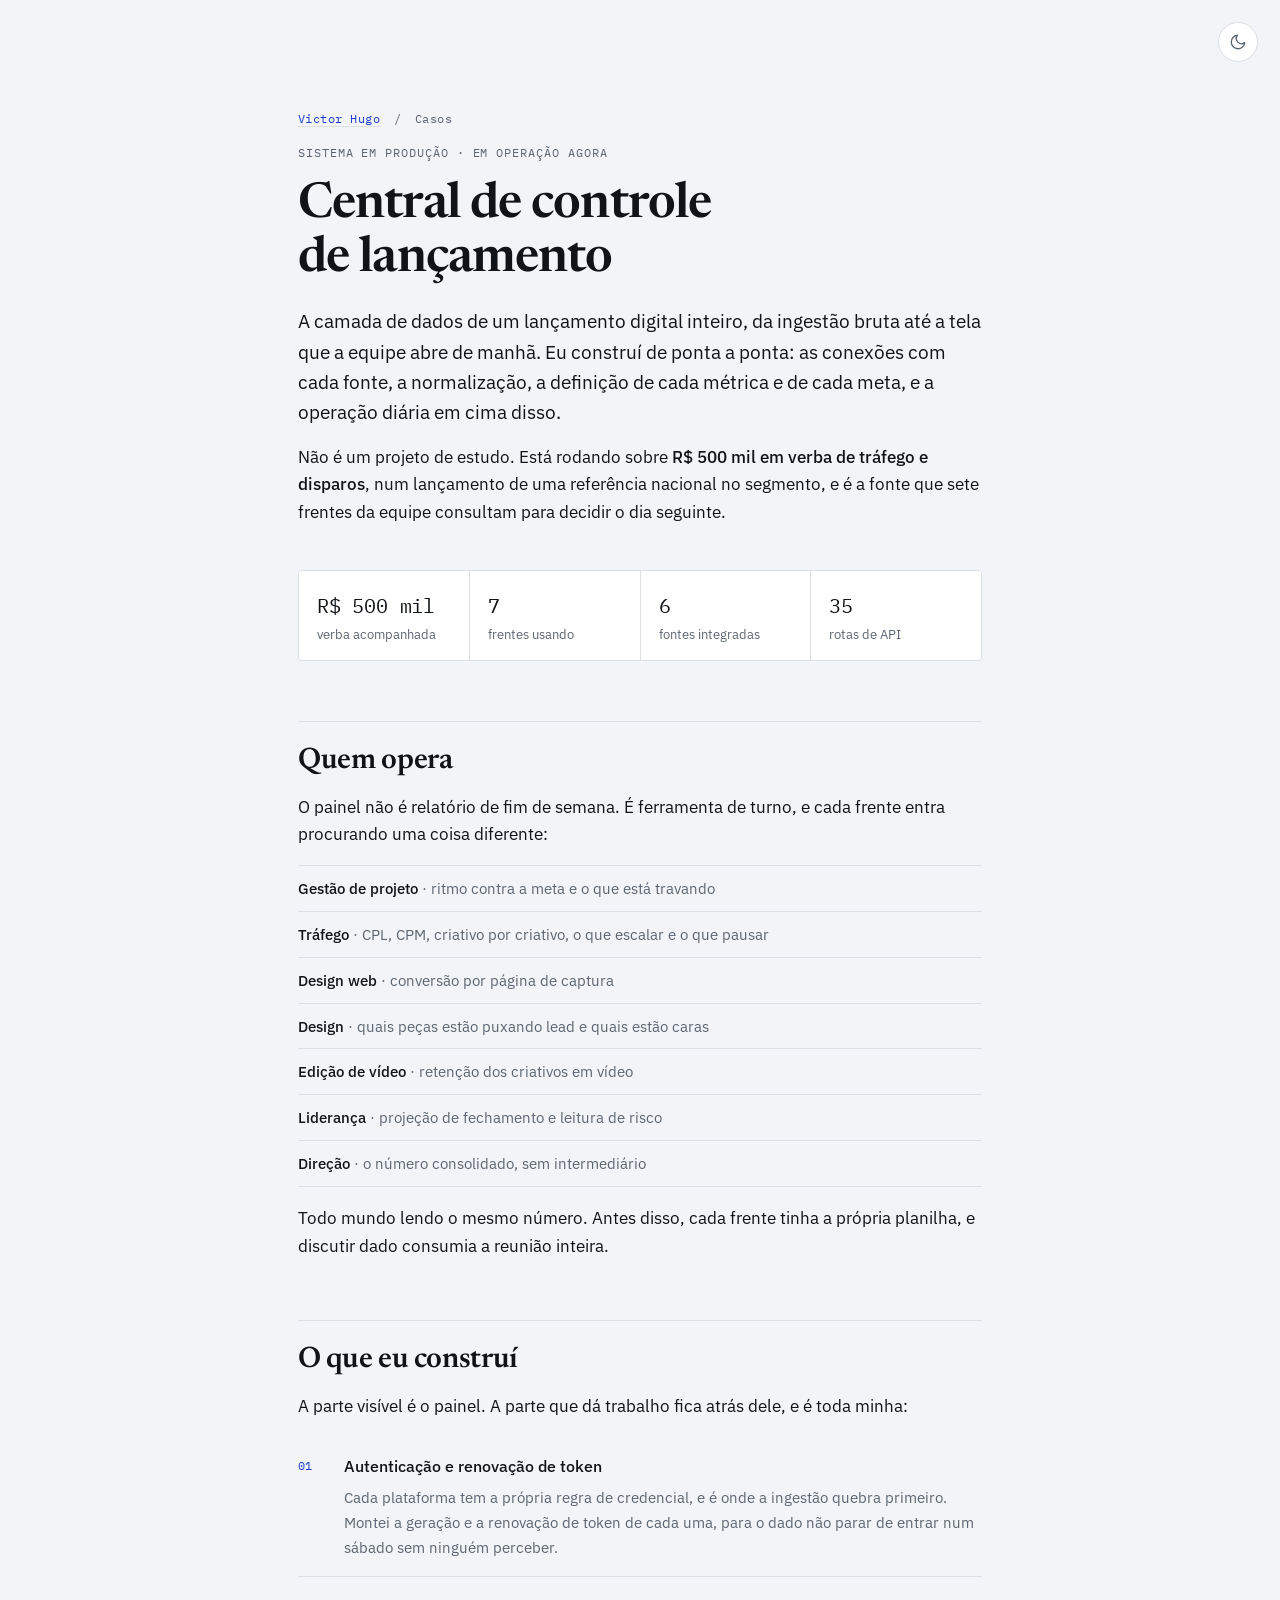
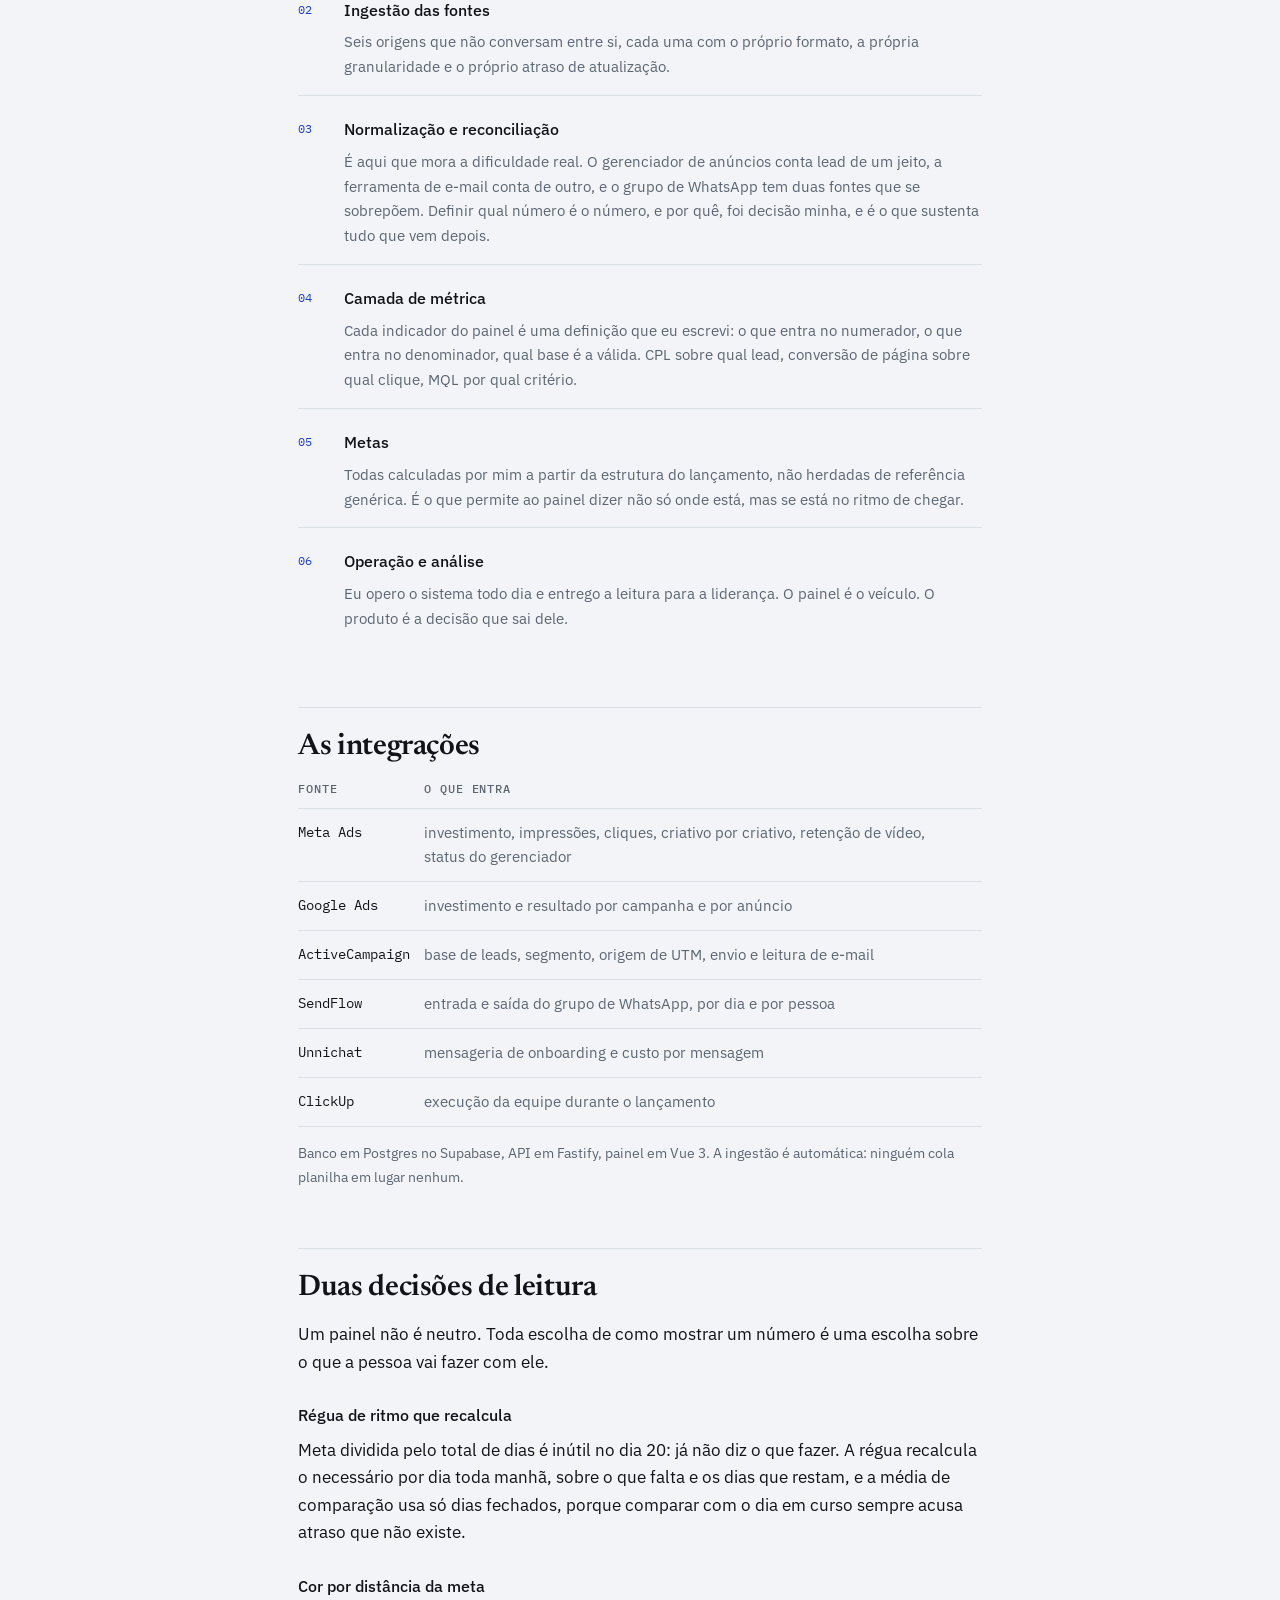
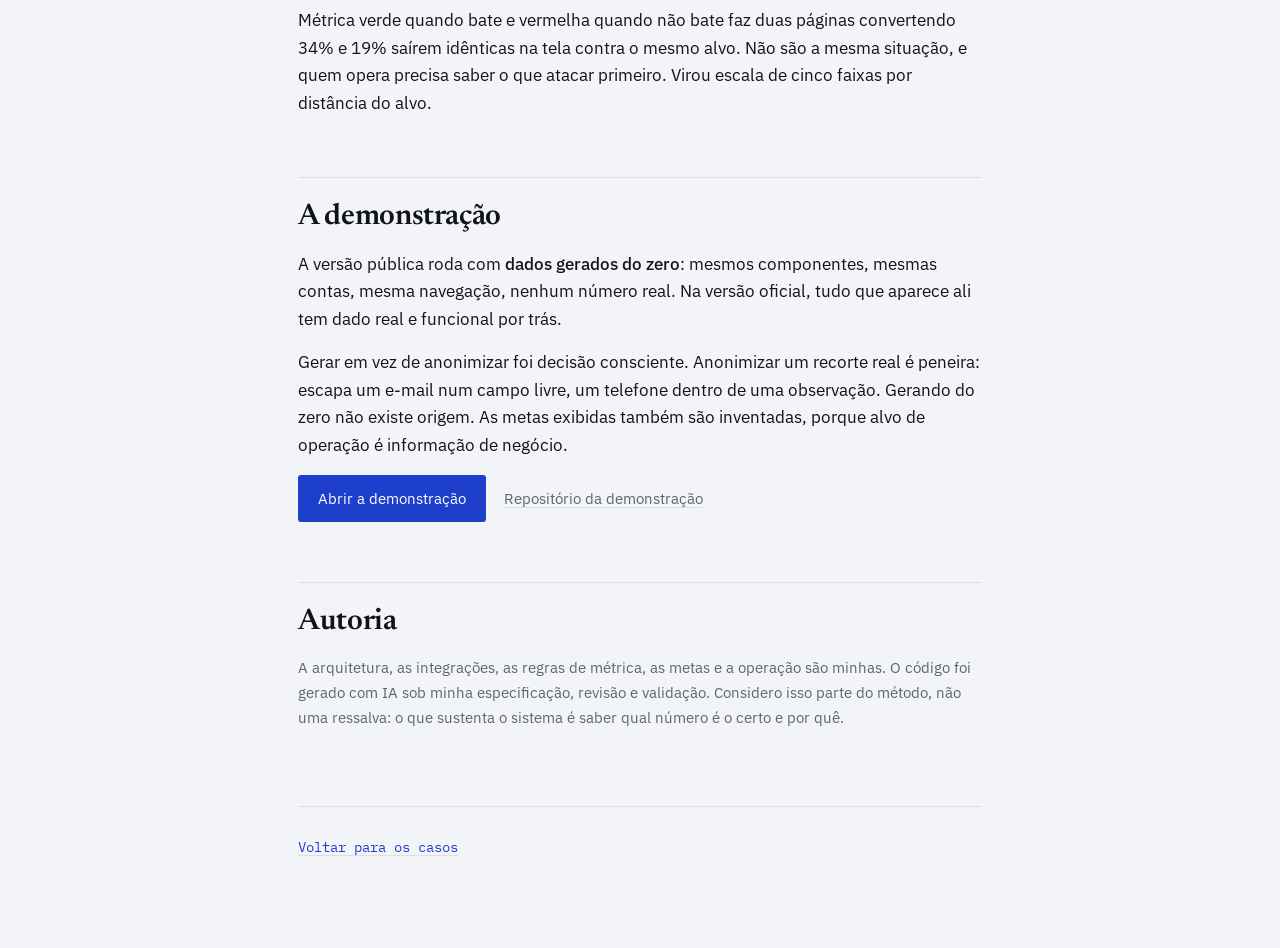
<file: casos/painel-captacao.html>
<!doctype html>
<html lang="pt-BR">
<head>
<meta charset="utf-8">
<meta name="viewport" content="width=device-width, initial-scale=1">
<title>Central de controle de lançamento · Victor Hugo</title>
<meta name="description" content="Camada de dados de um lançamento digital: ingestão de seis fontes, normalização, métricas e o painel que sete frentes operam todo dia.">

<meta property="og:type" content="article">
<meta property="og:url" content="https://victorhugo-alves.github.io/casos/painel-captacao.html">
<meta property="og:title" content="Central de controle de lançamento">
<meta property="og:description" content="Ingestão de seis fontes, normalização, métricas e o painel que sete frentes operam todo dia, sobre R$ 500 mil em verba.">
<meta property="og:image" content="https://victorhugo-alves.github.io/img/painel-captacao.png">
<meta name="twitter:card" content="summary_large_image">

<link rel="icon" href="data:image/svg+xml,<svg xmlns='http://www.w3.org/2000/svg' viewBox='0 0 32 32'><rect width='32' height='32' rx='7' fill='%231D3FCC'/><path d='M7 22 L13 13 L18 18 L25 9' stroke='white' stroke-width='2.6' fill='none' stroke-linecap='round' stroke-linejoin='round'/></svg>">
<link rel="preconnect" href="https://fonts.googleapis.com">
<link rel="preconnect" href="https://fonts.gstatic.com" crossorigin>
<link href="https://fonts.googleapis.com/css2?family=Newsreader:opsz,wght@6..72,500;6..72,600&family=IBM+Plex+Mono:wght@400;500&family=IBM+Plex+Sans:wght@400;500&display=swap" rel="stylesheet">
<script src="../tema.js"></script>
<link rel="stylesheet" href="../styles.css">
</head>
<body>
<div class="folha folha-caso">

  <p class="voltar"><a href="../">Victor Hugo</a> <span aria-hidden="true">/</span> Casos</p>

  <header class="caso-topo">
    <p class="eyebrow">Sistema em produção · em operação agora</p>
    <h1>Central de controle de lançamento</h1>
    <p class="lead">
      A camada de dados de um lançamento digital inteiro, da ingestão bruta até a
      tela que a equipe abre de manhã. Eu construí de ponta a ponta: as conexões
      com cada fonte, a normalização, a definição de cada métrica e de cada meta, e
      a operação diária em cima disso.
    </p>
    <p>
      Não é um projeto de estudo. Está rodando sobre <strong>R$ 500 mil em verba de
      tráfego e disparos</strong>, num lançamento de uma referência nacional no
      segmento, e é a fonte que sete frentes da equipe consultam para decidir o dia
      seguinte.
    </p>
  </header>

  <section class="numeros" aria-label="Escala do projeto">
    <div><span class="num">R$ 500 mil</span><span class="rot">verba acompanhada</span></div>
    <div><span class="num">7</span><span class="rot">frentes usando</span></div>
    <div><span class="num">6</span><span class="rot">fontes integradas</span></div>
    <div><span class="num">35</span><span class="rot">rotas de API</span></div>
  </section>

  <section>
    <h2>Quem opera</h2>
    <p>
      O painel não é relatório de fim de semana. É ferramenta de turno, e cada
      frente entra procurando uma coisa diferente:
    </p>
    <ul class="lista-frentes">
      <li><b>Gestão de projeto</b> · ritmo contra a meta e o que está travando</li>
      <li><b>Tráfego</b> · CPL, CPM, criativo por criativo, o que escalar e o que pausar</li>
      <li><b>Design web</b> · conversão por página de captura</li>
      <li><b>Design</b> · quais peças estão puxando lead e quais estão caras</li>
      <li><b>Edição de vídeo</b> · retenção dos criativos em vídeo</li>
      <li><b>Liderança</b> · projeção de fechamento e leitura de risco</li>
      <li><b>Direção</b> · o número consolidado, sem intermediário</li>
    </ul>
    <p>
      Todo mundo lendo o mesmo número. Antes disso, cada frente tinha a própria
      planilha, e discutir dado consumia a reunião inteira.
    </p>
  </section>

  <section>
    <h2>O que eu construí</h2>
    <p>
      A parte visível é o painel. A parte que dá trabalho fica atrás dele, e é
      toda minha:
    </p>

    <ol class="etapas">
      <li>
        <h3>Autenticação e renovação de token</h3>
        <p>
          Cada plataforma tem a própria regra de credencial, e é onde a ingestão
          quebra primeiro. Montei a geração e a renovação de token de cada uma,
          para o dado não parar de entrar num sábado sem ninguém perceber.
        </p>
      </li>
      <li>
        <h3>Ingestão das fontes</h3>
        <p>
          Seis origens que não conversam entre si, cada uma com o próprio formato,
          a própria granularidade e o próprio atraso de atualização.
        </p>
      </li>
      <li>
        <h3>Normalização e reconciliação</h3>
        <p>
          É aqui que mora a dificuldade real. O gerenciador de anúncios conta lead
          de um jeito, a ferramenta de e-mail conta de outro, e o grupo de WhatsApp
          tem duas fontes que se sobrepõem. Definir qual número é o número, e por
          quê, foi decisão minha, e é o que sustenta tudo que vem depois.
        </p>
      </li>
      <li>
        <h3>Camada de métrica</h3>
        <p>
          Cada indicador do painel é uma definição que eu escrevi: o que entra no
          numerador, o que entra no denominador, qual base é a válida. CPL sobre
          qual lead, conversão de página sobre qual clique, MQL por qual critério.
        </p>
      </li>
      <li>
        <h3>Metas</h3>
        <p>
          Todas calculadas por mim a partir da estrutura do lançamento, não
          herdadas de referência genérica. É o que permite ao painel dizer não só
          onde está, mas se está no ritmo de chegar.
        </p>
      </li>
      <li>
        <h3>Operação e análise</h3>
        <p>
          Eu opero o sistema todo dia e entrego a leitura para a liderança. O
          painel é o veículo. O produto é a decisão que sai dele.
        </p>
      </li>
    </ol>
  </section>

  <section>
    <h2>As integrações</h2>
    <table class="tabela">
      <thead>
        <tr><th>Fonte</th><th>O que entra</th></tr>
      </thead>
      <tbody>
        <tr><td>Meta Ads</td><td>investimento, impressões, cliques, criativo por criativo, retenção de vídeo, status do gerenciador</td></tr>
        <tr><td>Google Ads</td><td>investimento e resultado por campanha e por anúncio</td></tr>
        <tr><td>ActiveCampaign</td><td>base de leads, segmento, origem de UTM, envio e leitura de e-mail</td></tr>
        <tr><td>SendFlow</td><td>entrada e saída do grupo de WhatsApp, por dia e por pessoa</td></tr>
        <tr><td>Unnichat</td><td>mensageria de onboarding e custo por mensagem</td></tr>
        <tr><td>ClickUp</td><td>execução da equipe durante o lançamento</td></tr>
      </tbody>
    </table>
    <p class="obs">
      Banco em Postgres no Supabase, API em Fastify, painel em Vue 3. A ingestão é
      automática: ninguém cola planilha em lugar nenhum.
    </p>
  </section>

  <section>
    <h2>Duas decisões de leitura</h2>
    <p>
      Um painel não é neutro. Toda escolha de como mostrar um número é uma escolha
      sobre o que a pessoa vai fazer com ele.
    </p>

    <h3>Régua de ritmo que recalcula</h3>
    <p>
      Meta dividida pelo total de dias é inútil no dia 20: já não diz o que fazer.
      A régua recalcula o necessário por dia toda manhã, sobre o que falta e os
      dias que restam, e a média de comparação usa só dias fechados, porque
      comparar com o dia em curso sempre acusa atraso que não existe.
    </p>

    <h3>Cor por distância da meta</h3>
    <p>
      Métrica verde quando bate e vermelha quando não bate faz duas páginas
      convertendo 34% e 19% saírem idênticas na tela contra o mesmo alvo. Não são
      a mesma situação, e quem opera precisa saber o que atacar primeiro. Virou
      escala de cinco faixas por distância do alvo.
    </p>
  </section>

  <section>
    <h2>A demonstração</h2>
    <p>
      A versão pública roda com <strong>dados gerados do zero</strong>: mesmos
      componentes, mesmas contas, mesma navegação, nenhum número real. Na versão
      oficial, tudo que aparece ali tem dado real e funcional por trás.
    </p>
    <p>
      Gerar em vez de anonimizar foi decisão consciente. Anonimizar um recorte real
      é peneira: escapa um e-mail num campo livre, um telefone dentro de uma
      observação. Gerando do zero não existe origem. As metas exibidas também são
      inventadas, porque alvo de operação é informação de negócio.
    </p>
    <p class="links">
      <a class="botao" href="https://victorhugo-alves.github.io/painel-captacao-case/demo/">Abrir a demonstração</a>
      <a class="link-sec" href="https://github.com/VictorHugo-Alves/painel-captacao-case">Repositório da demonstração</a>
    </p>
  </section>

  <section class="autoria">
    <h2>Autoria</h2>
    <p>
      A arquitetura, as integrações, as regras de métrica, as metas e a operação
      são minhas. O código foi gerado com IA sob minha especificação, revisão e
      validação. Considero isso parte do método, não uma ressalva: o que sustenta o
      sistema é saber qual número é o certo e por quê.
    </p>
  </section>

  <footer class="rodape">
    <p><a href="../">Voltar para os casos</a></p>
  </footer>

</div>
</body>
</html>
</file>
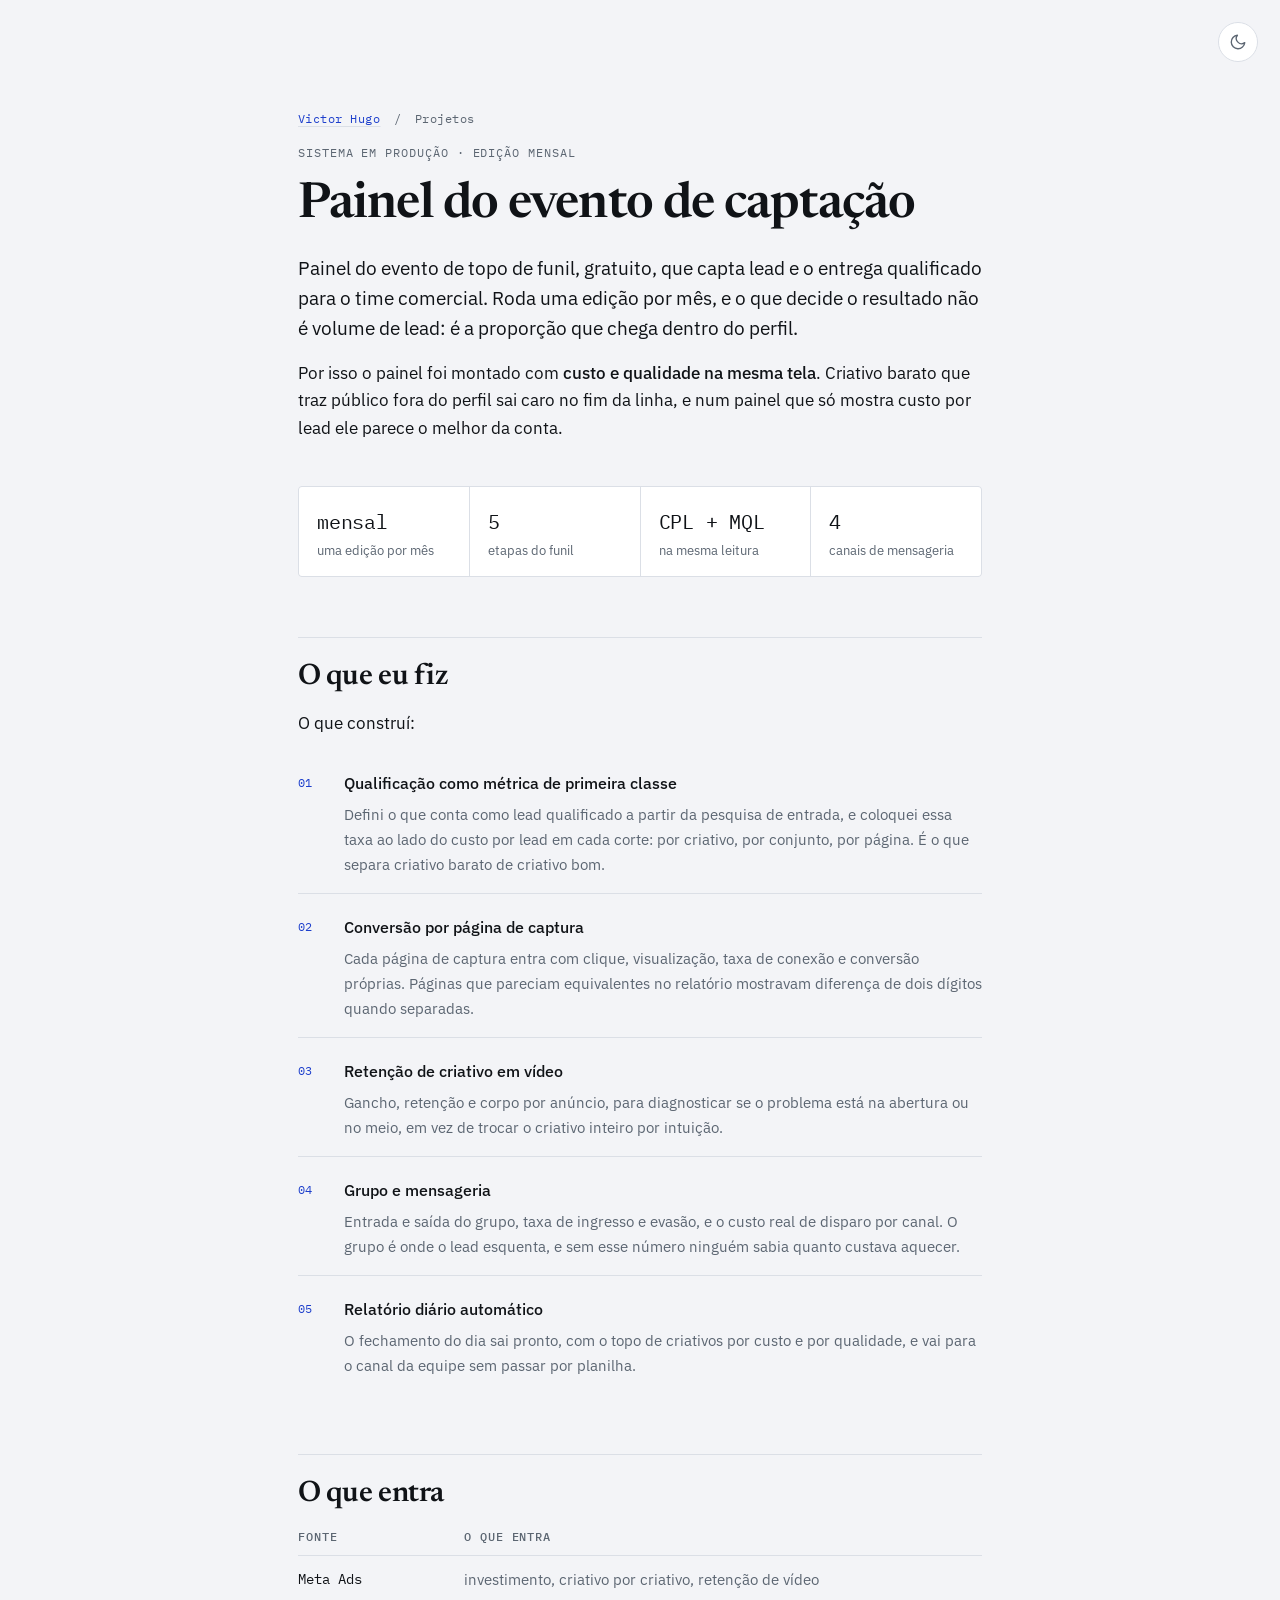
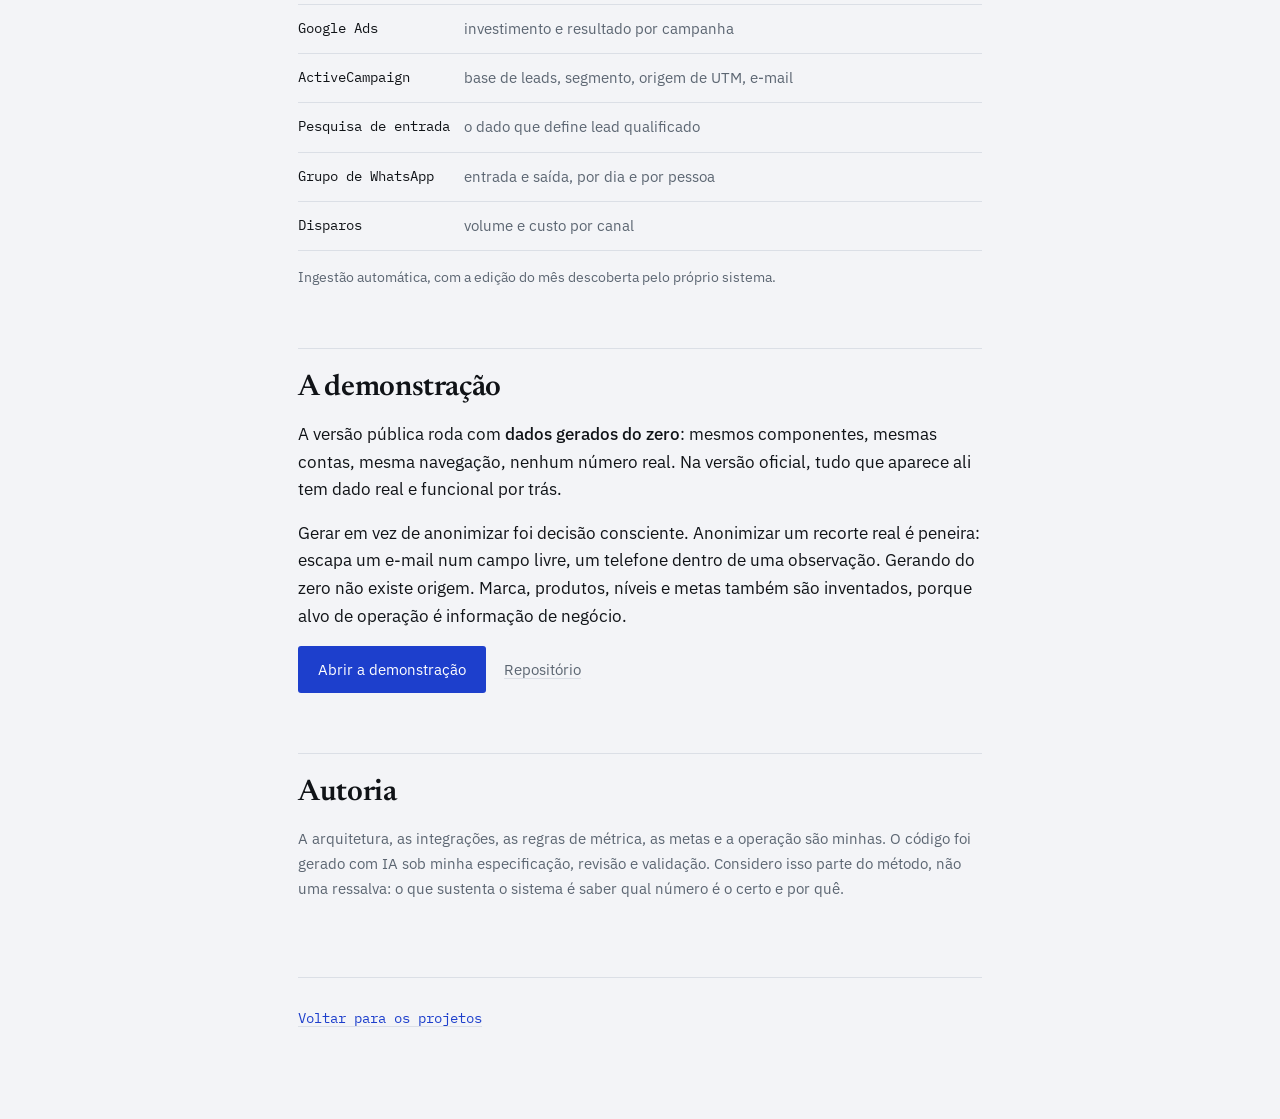
<file: casos/seminario.html>
<!doctype html>
<html lang="pt-BR">
<head>
<meta charset="utf-8">
<meta name="viewport" content="width=device-width, initial-scale=1">
<title>Painel do evento de captação · Victor Hugo</title>
<meta name="description" content="Painel de um evento de captação de leads: tráfego, páginas, qualificação, grupo e mensageria, com CPL e qualidade lado a lado.">
<meta property="og:type" content="article">
<meta property="og:url" content="https://victorhugo-alves.github.io/casos/seminario.html">
<meta property="og:title" content="Painel do evento de captação">
<meta property="og:description" content="Painel de um evento de captação de leads: tráfego, páginas, qualificação, grupo e mensageria, com CPL e qualidade lado a lado.">
<meta property="og:image" content="https://victorhugo-alves.github.io/img/seminario.png">
<meta name="twitter:card" content="summary_large_image">
<link rel="icon" href="data:image/svg+xml,<svg xmlns='http://www.w3.org/2000/svg' viewBox='0 0 32 32'><rect width='32' height='32' rx='7' fill='%231D3FCC'/><path d='M7 22 L13 13 L18 18 L25 9' stroke='white' stroke-width='2.6' fill='none' stroke-linecap='round' stroke-linejoin='round'/></svg>">
<link rel="preconnect" href="https://fonts.googleapis.com">
<link rel="preconnect" href="https://fonts.gstatic.com" crossorigin>
<link href="https://fonts.googleapis.com/css2?family=Newsreader:opsz,wght@6..72,500;6..72,600&family=IBM+Plex+Mono:wght@400;500&family=IBM+Plex+Sans:wght@400;500&display=swap" rel="stylesheet">
<script src="../tema.js"></script>
<link rel="stylesheet" href="../styles.css">
</head>
<body>
<div class="folha folha-caso">

  <p class="voltar"><a href="../">Victor Hugo</a> <span aria-hidden="true">/</span> Projetos</p>

  <header class="caso-topo">
    <p class="eyebrow">Sistema em produção · edição mensal</p>
    <h1>Painel do evento de captação</h1>
    <p class="lead">Painel do evento de topo de funil, gratuito, que capta lead e o entrega qualificado para o time comercial. Roda uma edição por mês, e o que decide o resultado não é volume de lead: é a proporção que chega dentro do perfil.</p>
    <p>Por isso o painel foi montado com <strong>custo e qualidade na mesma tela</strong>. Criativo barato que traz público fora do perfil sai caro no fim da linha, e num painel que só mostra custo por lead ele parece o melhor da conta.</p>
  </header>

  <section class="numeros" aria-label="Escala do projeto">
    <div><span class="num">mensal</span><span class="rot">uma edição por mês</span></div>
    <div><span class="num">5</span><span class="rot">etapas do funil</span></div>
    <div><span class="num">CPL + MQL</span><span class="rot">na mesma leitura</span></div>
    <div><span class="num">4</span><span class="rot">canais de mensageria</span></div>
  </section>

  <section>
    <h2>O que eu fiz</h2>
    <p>O que construí:</p>
    <ol class="etapas">
      <li>
        <h3>Qualificação como métrica de primeira classe</h3>
        <p>Defini o que conta como lead qualificado a partir da pesquisa de entrada, e coloquei essa taxa ao lado do custo por lead em cada corte: por criativo, por conjunto, por página. É o que separa criativo barato de criativo bom.</p>
      </li>
      <li>
        <h3>Conversão por página de captura</h3>
        <p>Cada página de captura entra com clique, visualização, taxa de conexão e conversão próprias. Páginas que pareciam equivalentes no relatório mostravam diferença de dois dígitos quando separadas.</p>
      </li>
      <li>
        <h3>Retenção de criativo em vídeo</h3>
        <p>Gancho, retenção e corpo por anúncio, para diagnosticar se o problema está na abertura ou no meio, em vez de trocar o criativo inteiro por intuição.</p>
      </li>
      <li>
        <h3>Grupo e mensageria</h3>
        <p>Entrada e saída do grupo, taxa de ingresso e evasão, e o custo real de disparo por canal. O grupo é onde o lead esquenta, e sem esse número ninguém sabia quanto custava aquecer.</p>
      </li>
      <li>
        <h3>Relatório diário automático</h3>
        <p>O fechamento do dia sai pronto, com o topo de criativos por custo e por qualidade, e vai para o canal da equipe sem passar por planilha.</p>
      </li>
    </ol>
  </section>

  <section>
    <h2>O que entra</h2>
    <table class="tabela">
      <thead><tr><th>Fonte</th><th>O que entra</th></tr></thead>
      <tbody>
        <tr><td>Meta Ads</td><td>investimento, criativo por criativo, retenção de vídeo</td></tr>
        <tr><td>Google Ads</td><td>investimento e resultado por campanha</td></tr>
        <tr><td>ActiveCampaign</td><td>base de leads, segmento, origem de UTM, e-mail</td></tr>
        <tr><td>Pesquisa de entrada</td><td>o dado que define lead qualificado</td></tr>
        <tr><td>Grupo de WhatsApp</td><td>entrada e saída, por dia e por pessoa</td></tr>
        <tr><td>Disparos</td><td>volume e custo por canal</td></tr>
      </tbody>
    </table>
    <p class="obs">Ingestão automática, com a edição do mês descoberta pelo próprio sistema.</p>
  </section>

  <section>
    <h2>A demonstração</h2>
    <p>A versão pública roda com <strong>dados gerados do zero</strong>: mesmos componentes, mesmas contas, mesma navegação, nenhum número real. Na versão oficial, tudo que aparece ali tem dado real e funcional por trás.</p>
    <p>
      Gerar em vez de anonimizar foi decisão consciente. Anonimizar um recorte real é
      peneira: escapa um e-mail num campo livre, um telefone dentro de uma observação.
      Gerando do zero não existe origem. Marca, produtos, níveis e metas também são
      inventados, porque alvo de operação é informação de negócio.
    </p>
    <p class="links">
      <a class="botao" href="https://victorhugo-alves.github.io/seminario-case/">Abrir a demonstração</a>
      <a class="link-sec" href="https://github.com/VictorHugo-Alves/seminario-case">Repositório</a>
    </p>
  </section>

  <section class="autoria">
    <h2>Autoria</h2>
    <p>
      A arquitetura, as integrações, as regras de métrica, as metas e a operação são
      minhas. O código foi gerado com IA sob minha especificação, revisão e validação.
      Considero isso parte do método, não uma ressalva: o que sustenta o sistema é
      saber qual número é o certo e por quê.
    </p>
  </section>

  <footer class="rodape"><p><a href="../">Voltar para os projetos</a></p></footer>
</div>
</body>
</html>
</file>
<file: styles.css>
/* ====================================================================
   Capa do portfólio. Um arquivo, sem framework.

   Ideia do layout: a página é uma ficha técnica, não um cartão de visita.
   Régua de leitura estreita, numerais tabulares, e cada caso ocupando a
   largura toda em vez de virar um cartãozinho arredondado numa grade.
   ==================================================================== */

/* ---------- tokens: o claro é o padrão, o escuro só redefine ---------- */
:root {
  --papel:    #F3F4F7;
  --superf:   #FFFFFF;
  --tinta:    #101317;
  --suave:    #5C6672;
  --linha:    #DBDFE6;
  --realce:   #1D3FCC;
  --realce-t: #FFFFFF;   /* texto sobre o realce */
  --realce-f: #EBEEFB;
  --sombra:   0 1px 2px rgba(16, 19, 23, .06), 0 12px 32px -18px rgba(16, 19, 23, .35);

  --serif: "Newsreader", Georgia, "Times New Roman", serif;
  --sans:  "IBM Plex Sans", -apple-system, BlinkMacSystemFont, "Segoe UI", sans-serif;
  --mono:  "IBM Plex Mono", ui-monospace, SFMono-Regular, Menlo, monospace;
}

/* Três estados, não dois. O visitante pode ter escolhido claro, escuro, ou
   nada (o padrão "sistema", que não carimba atributo nenhum na raiz).
   Por isso o media query é guardado por :not([data-theme="light"]): assim
   uma escolha manual por claro vence um sistema no escuro, e vice-versa. */
@media (prefers-color-scheme: dark) {
  :root:not([data-theme="light"]) {
    --papel:    #0B0E12;
    --superf:   #12161C;
    --tinta:    #E4E8EE;
    --suave:    #8B96A5;
    --linha:    #222933;
    --realce:   #8AA6FF;
    --realce-t: #0A0D12;
    --realce-f: #161D2E;
    --sombra:   0 1px 2px rgba(0, 0, 0, .4), 0 14px 40px -20px rgba(0, 0, 0, .8);
  }
}

:root[data-theme="dark"] {
    --papel:    #0B0E12;
    --superf:   #12161C;
    --tinta:    #E4E8EE;
    --suave:    #8B96A5;
    --linha:    #222933;
    --realce:   #8AA6FF;
    --realce-t: #0A0D12;
    --realce-f: #161D2E;
    --sombra:   0 1px 2px rgba(0, 0, 0, .4), 0 14px 40px -20px rgba(0, 0, 0, .8);
}

/* ---------- base ---------- */
* { box-sizing: border-box; }

body {
  margin: 0;
  background: var(--papel);
  color: var(--tinta);
  font-family: var(--sans);
  font-size: 17px;
  line-height: 1.62;
  -webkit-font-smoothing: antialiased;
}

a { color: var(--realce); }

a:focus-visible,
.pular:focus-visible {
  outline: 2px solid var(--realce);
  outline-offset: 3px;
  border-radius: 2px;
}

img { max-width: 100%; height: auto; display: block; }

.pular {
  position: absolute;
  left: -9999px;
}
.pular:focus {
  left: 16px; top: 16px;
  z-index: 10;
  background: var(--superf);
  padding: 10px 16px;
  border: 1px solid var(--linha);
}

.folha {
  max-width: 1160px;
  margin: 0 auto;
  padding: clamp(48px, 9vw, 108px) clamp(20px, 5vw, 48px) 72px;
}

/* ---------- cabeçalho ---------- */
.topo {
  display: grid;
  gap: clamp(32px, 5vw, 56px);
  padding-bottom: clamp(30px, 4.5vw, 44px);
  border-bottom: 1px solid var(--linha);
}

.topo-texto { display: grid; gap: 20px; align-content: start; }
.topo-texto p { margin: 0; }   /* sem trava de medida: ocupa a largura toda */

/* Identidade: avatar circular colado no nome. Pequeno de propósito, o
   retrato é assinatura e não ilustração. */
.topo-id {
  display: flex;
  align-items: center;
  gap: clamp(14px, 2.5vw, 20px);
}

.avatar {
  flex: none;
  width: clamp(96px, 13.5vw, 132px);
  height: clamp(96px, 13.5vw, 132px);
  border-radius: 50%;
  object-fit: cover;
  object-position: 50% 42%;
  border: 1px solid var(--linha);
  box-shadow: 0 0 0 5px var(--realce-f);
}

.topo h1 {
  font-family: var(--serif);
  font-weight: 600;
  font-size: clamp(2.2rem, 6vw, 3.4rem);
  line-height: 1.02;
  letter-spacing: -.022em;
  margin: 0;
  text-wrap: balance;
}

.papel {
  font-family: var(--mono);
  font-size: .78rem;
  letter-spacing: .1em;
  text-transform: uppercase;
  color: var(--suave);
  margin: 8px 0 0;
}

.posicao {
  font-size: clamp(1.05rem, 2vw, 1.18rem);
  line-height: 1.55;
  color: var(--tinta);
}

/* Era uma nuvem de nove pílulas. Etiqueta enfileirada não informa nada que
   a mesma lista em texto corrido não informe, e ocupava a dobra inteira. */
.corrido {
  margin: 0;
  color: var(--suave);
  max-width: 62ch;
}

/* "Sistema em produção" aparecia nos cinco cartões. Rótulo que se repete em
   tudo não informa nada, então é dito uma vez só, aqui. */
.intro { margin: -6px 0 clamp(30px, 4vw, 40px); text-wrap: balance; }

/* ---------- seção ---------- */
.secao {
  font-family: var(--mono);
  font-size: .74rem;
  font-weight: 500;
  letter-spacing: .14em;
  text-transform: uppercase;
  color: var(--suave);
  margin: 0 0 20px;
}

/* ---------- blocos e seções ---------- */
.bloco {
  padding-top: clamp(34px, 4.5vw, 48px);
}

.secao-2 { margin-top: clamp(30px, 4vw, 40px); }

/* ---------- ferramentas ---------- */
/* Rótulo à esquerda, lista à direita: dá para varrer a coluna dos rótulos
   e parar só no grupo que interessa. */
.ferramentas {
  margin: 0;
  border-top: 1px solid var(--linha);
}

.ferramentas > div {
  display: grid;
  gap: 2px 24px;
  padding: 12px 0;
  border-bottom: 1px solid var(--linha);
}

@media (min-width: 620px) {
  .ferramentas > div { grid-template-columns: 170px minmax(0, 1fr); align-items: baseline; }
}

.ferramentas dt {
  font-family: var(--mono);
  font-size: .74rem;
  letter-spacing: .06em;
  text-transform: uppercase;
  color: var(--suave);
}

.ferramentas dd {
  margin: 0;
  font-size: .97rem;
  color: var(--tinta);
}

/* ---------- projetos ----------
   Saíram os cartões. Eu construo painel, e o painel era mostrado num
   recorte 16:9 de 350px de largura: dava para ver que existe uma tela, não
   o que tem nela. Agora a tela ocupa a largura da folha, inteira e sem
   corte, e o texto vira legenda numa coluna estreita ao lado. É a prova do
   trabalho ganhando o espaço, e a legenda explicando. */
.obras {
  display: grid;
  gap: clamp(44px, 6.5vw, 76px);
}

.obra {
  display: grid;
  gap: 18px;
  text-decoration: none;
  color: inherit;
}

@media (min-width: 880px) {
  .obra {
    grid-template-columns: minmax(0, 1fr) 286px;
    gap: 34px;
    align-items: start;
  }
}

.obra-tela {
  display: block;
  border: 1px solid var(--linha);
  border-radius: 3px;
  overflow: hidden;
  background: var(--papel);
  transition: border-color .25s ease, box-shadow .25s ease;
}

.obra:hover .obra-tela {
  border-color: var(--realce);
  box-shadow: var(--sombra);
}

.obra-tela img { width: 100%; }   /* sem recorte: a tela vale inteira */

.obra-texto {
  display: grid;
  gap: 10px;
  align-content: start;
}

.obra-titulo {
  font-family: var(--serif);
  font-weight: 600;
  font-size: 1.28rem;
  line-height: 1.16;
  letter-spacing: -.012em;
  color: var(--tinta);
  transition: color .25s ease;
}

.obra:hover .obra-titulo { color: var(--realce); }

.obra-resumo {
  font-size: .92rem;
  line-height: 1.5;
  color: var(--suave);
}

.obra-fatos {
  font-family: var(--mono);
  font-size: .75rem;
  line-height: 1.7;
  font-variant-numeric: tabular-nums;
  color: var(--suave);
  padding-top: 11px;
  border-top: 1px solid var(--linha);
}

.obra-fatos b { font-weight: 500; color: var(--tinta); }

/* afordância explícita de clique: sem isso o bloco inteiro vira link mudo */
.obra-acao {
  display: inline-flex;
  align-items: center;
  gap: 7px;
  font-size: .9rem;
  color: var(--realce);
}

.obra-acao .seta { transition: transform .25s ease; }

.obra:hover .obra-acao .seta,
.obra:focus-visible .obra-acao .seta { transform: translateX(4px); }

.obra:focus-visible { outline: 2px solid var(--realce); outline-offset: 4px; }

/* ---------- compartilhados com a página de caso ---------- */
.eyebrow {
  font-family: var(--mono);
  font-size: .73rem;
  letter-spacing: .08em;
  text-transform: uppercase;
  color: var(--suave);
  margin: 0;
}

.links {
  display: flex;
  flex-wrap: wrap;
  align-items: center;
  gap: 10px 18px;
  margin: 0;
}

.botao {
  display: inline-block;
  background: var(--realce);
  color: var(--realce-t);
  text-decoration: none;
  font-size: .95rem;
  padding: 11px 20px;
  border-radius: 3px;
  transition: filter .2s ease;
}

.botao:hover { filter: brightness(1.12); }

.link-sec {
  font-size: .95rem;
  color: var(--suave);
  text-decoration-color: var(--linha);
  text-underline-offset: 3px;
}

.link-sec:hover { color: var(--realce); }

/* ---------- rodapé ---------- */
.proximos {
  margin: clamp(28px, 4vw, 36px) 0 0;
  font-size: .95rem;
  color: var(--suave);
  max-width: 60ch;
}

.rodape {
  margin-top: clamp(52px, 7vw, 76px);
  padding-top: 26px;
  border-top: 1px solid var(--linha);
  display: grid;
  gap: 14px;
}

.rodape p { margin: 0; }

.rodape a {
  font-family: var(--mono);
  font-size: .88rem;
  text-decoration-color: var(--linha);
  text-underline-offset: 3px;
}

/* O separador entre os contatos precisa da mesma fonte dos links, senão o
   ponto sai maior e desalinhado no meio da linha. */
.contatos {
  font-family: var(--mono);
  font-size: .88rem;
  line-height: 2;
  color: var(--suave);
}

.contatos a { font-size: inherit; }

.nota {
  font-size: .84rem;
  line-height: 1.55;
  color: var(--suave);
  max-width: 62ch;
}

/* ---------- movimento ---------- */
@media (prefers-reduced-motion: reduce) {
  * { transition-duration: .01ms !important; animation-duration: .01ms !important; }
  .cartao:hover { transform: none; }
}

/* ====================================================================
   Página de caso. Coluna única de leitura, para o texto longo caber sem
   virar parede. A capa fica curta e escala para N casos; a história
   inteira mora aqui.
   ==================================================================== */

.folha-caso { max-width: 780px; }

.voltar {
  font-family: var(--mono);
  font-size: .78rem;
  letter-spacing: .04em;
  color: var(--suave);
  margin: 0 0 clamp(32px, 5vw, 48px);
}

.voltar a { text-decoration-color: var(--linha); text-underline-offset: 3px; }
.voltar span { padding: 0 6px; }

.caso-topo { padding-bottom: clamp(32px, 5vw, 44px); }

.caso-topo h1 {
  font-family: var(--serif);
  font-weight: 600;
  font-size: clamp(2.1rem, 5.5vw, 3.1rem);
  line-height: 1.08;
  letter-spacing: -.018em;
  margin: 0 0 20px;
  text-wrap: balance;
}

.lead {
  font-size: clamp(1.06rem, 2vw, 1.2rem);
  line-height: 1.58;
  margin: 0 0 18px;
}

.caso-topo p:last-child { margin-bottom: 0; }

/* faixa de números: a escala do projeto antes de qualquer explicação */
.numeros {
  display: grid;
  grid-template-columns: repeat(auto-fit, minmax(140px, 1fr));
  gap: 1px;
  background: var(--linha);
  border: 1px solid var(--linha);
  border-radius: 4px;
  overflow: hidden;
  margin: 0 0 clamp(40px, 6vw, 56px);
}

.numeros > div {
  background: var(--superf);
  padding: 18px 18px 16px;
  display: grid;
  gap: 4px;
}

.numeros .num {
  font-family: var(--mono);
  font-size: 1.28rem;
  font-variant-numeric: tabular-nums;
  letter-spacing: -.01em;
  color: var(--tinta);
}

.numeros .rot {
  font-size: .8rem;
  line-height: 1.35;
  color: var(--suave);
}

.folha-caso section { margin-bottom: clamp(40px, 6vw, 60px); }

.folha-caso h2 {
  font-family: var(--serif);
  font-weight: 600;
  font-size: clamp(1.45rem, 3vw, 1.85rem);
  line-height: 1.16;
  letter-spacing: -.012em;
  margin: 0 0 16px;
  padding-top: 22px;
  border-top: 1px solid var(--linha);
  text-wrap: balance;
}

.folha-caso h3 {
  font-size: 1.02rem;
  font-weight: 500;
  margin: 26px 0 8px;
  color: var(--tinta);
}

.folha-caso p { margin: 0 0 16px; }
.folha-caso section > p:last-child { margin-bottom: 0; }
.folha-caso strong { font-weight: 500; }

/* quem opera: papel em destaque, o que procura em texto corrido */
.lista-frentes {
  list-style: none;
  margin: 0 0 18px;
  padding: 0;
  border-top: 1px solid var(--linha);
}

.lista-frentes li {
  padding: 10px 0;
  border-bottom: 1px solid var(--linha);
  font-size: .96rem;
  color: var(--suave);
}

.lista-frentes b { font-weight: 500; color: var(--tinta); }

/* etapas do pipeline: a numeração é informação, não enfeite. A ordem é a
   ordem em que o dado atravessa o sistema. */
.etapas {
  list-style: none;
  counter-reset: etapa;
  margin: 0;
  padding: 0;
  display: grid;
  gap: 4px;
}

.etapas > li {
  counter-increment: etapa;
  position: relative;
  padding: 16px 0 16px 46px;
  border-bottom: 1px solid var(--linha);
}

.etapas > li:last-child { border-bottom: 0; }

.etapas > li::before {
  content: counter(etapa, decimal-leading-zero);
  position: absolute;
  left: 0;
  top: 18px;
  font-family: var(--mono);
  font-size: .78rem;
  font-variant-numeric: tabular-nums;
  color: var(--realce);
}

.etapas h3 { margin: 0 0 6px; }
.etapas p { margin: 0; font-size: .96rem; color: var(--suave); }

/* tabela de integrações */
.tabela {
  width: 100%;
  border-collapse: collapse;
  font-size: .93rem;
  margin: 0 0 14px;
}

.tabela th {
  text-align: left;
  font-family: var(--mono);
  font-size: .72rem;
  font-weight: 500;
  letter-spacing: .08em;
  text-transform: uppercase;
  color: var(--suave);
  padding: 0 14px 9px 0;
  border-bottom: 1px solid var(--linha);
}

.tabela td {
  padding: 12px 14px 12px 0;
  border-bottom: 1px solid var(--linha);
  vertical-align: top;
  color: var(--suave);
}

.tabela td:first-child {
  font-family: var(--mono);
  font-size: .86rem;
  color: var(--tinta);
  white-space: nowrap;
  width: 1%;
}

.obs { font-size: .9rem; color: var(--suave); }

.autoria p {
  font-size: .96rem;
  color: var(--suave);
}

@media (max-width: 560px) {
  .tabela td:first-child { white-space: normal; }
}

/* cartão sem demonstração publicada ainda: o lugar da capa fica marcado
   sem fingir que existe uma tela para abrir */
.cartao-tela--vazia {
  display: grid;
  place-items: center;
  aspect-ratio: 16 / 9;
  background: var(--realce-f);
  border-bottom: 1px solid var(--linha);
}

.cartao-tela--vazia span {
  font-family: var(--mono);
  font-size: .74rem;
  letter-spacing: .06em;
  color: var(--suave);
}


/* ---------- botão de tema ---------- */
/* Fixo no canto: aparece igual na capa e nas páginas de caso, sem precisar
   repetir marcação em cada arquivo. */
.tema-btn {
  position: fixed;
  top: clamp(14px, 2.5vw, 22px);
  right: clamp(14px, 2.5vw, 22px);
  z-index: 20;
  display: grid;
  place-items: center;
  width: 40px;
  height: 40px;
  padding: 0;
  border: 1px solid var(--linha);
  border-radius: 999px;
  background: var(--superf);
  color: var(--suave);
  cursor: pointer;
  transition: color .2s ease, border-color .2s ease, transform .2s ease;
}

.tema-btn:hover { color: var(--realce); border-color: var(--realce); }
.tema-btn:active { transform: scale(.94); }
.tema-btn:focus-visible { outline: 2px solid var(--realce); outline-offset: 3px; }
.tema-btn svg { width: 18px; height: 18px; display: block; }

/* o ícone mostra o que o clique FAZ, não o estado atual: no claro
   aparece a lua (clique para escurecer) e no escuro aparece o sol */
.tema-btn .lua { display: block; }
.tema-btn .sol { display: none; }
:root[data-theme="dark"] .tema-btn .lua,
:root:not([data-theme="light"]) .tema-btn .lua { display: block; }

@media (prefers-color-scheme: dark) {
  :root:not([data-theme="light"]) .tema-btn .lua { display: none; }
  :root:not([data-theme="light"]) .tema-btn .sol { display: block; }
}

:root[data-theme="dark"] .tema-btn .lua { display: none; }
:root[data-theme="dark"] .tema-btn .sol { display: block; }
:root[data-theme="light"] .tema-btn .lua { display: block; }
:root[data-theme="light"] .tema-btn .sol { display: none; }
</file>
